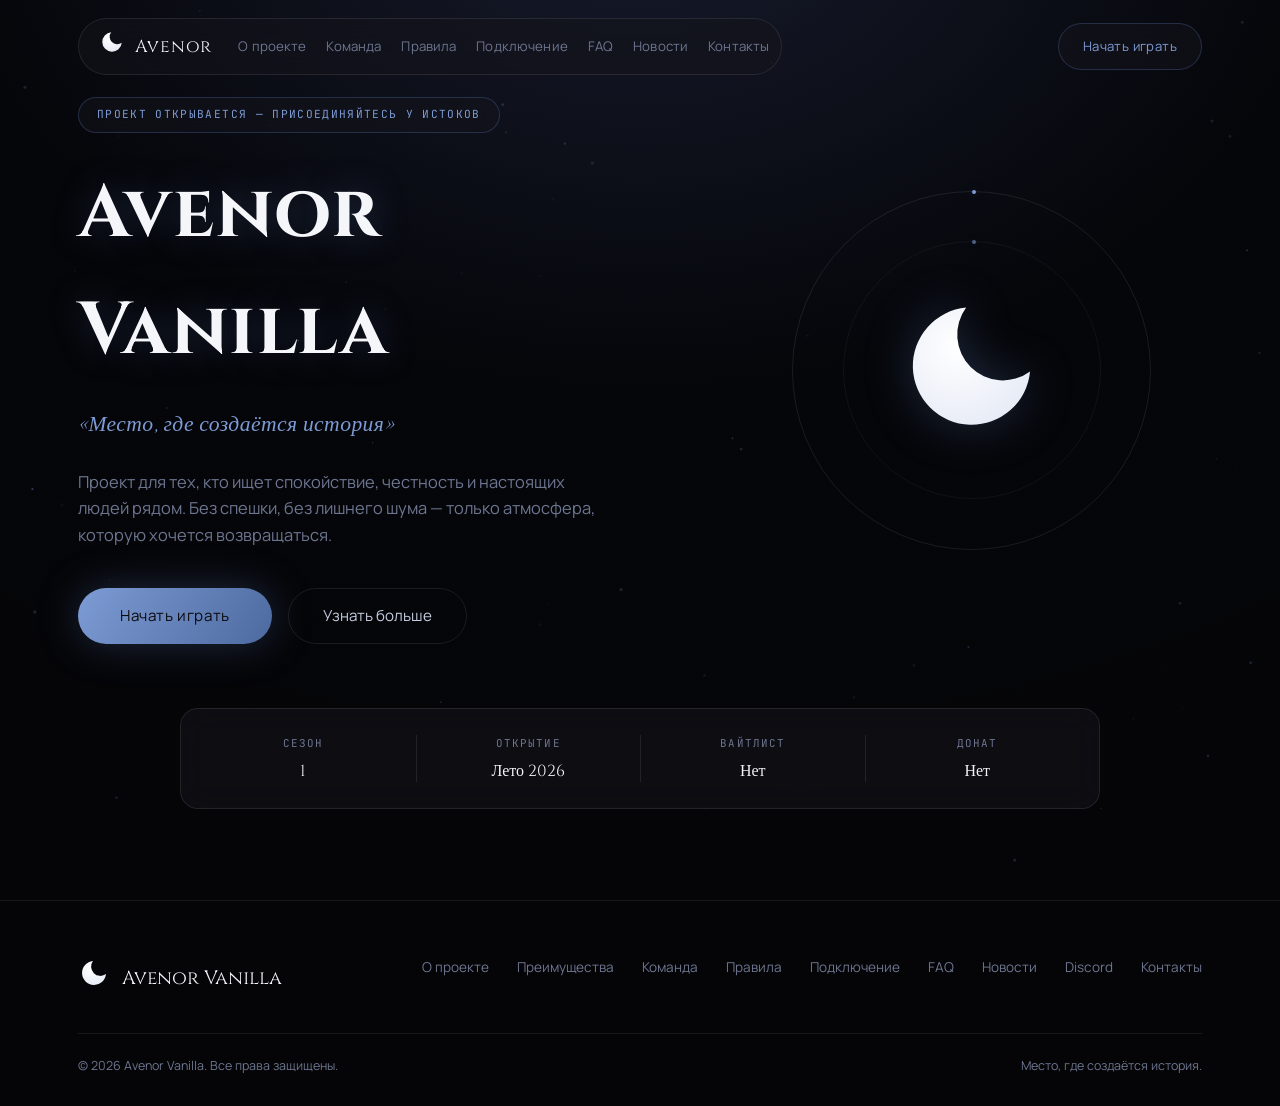
<file: index.html>
<!DOCTYPE html>
<html lang="ru">
<head>
<meta charset="UTF-8">
<meta name="viewport" content="width=device-width, initial-scale=1.0">
<title>Avenor Vanilla — Место, где создаётся история</title>
<meta name="description" content="Avenor Vanilla — тёплый, честный и стабильный игровой проект для тех, кто ценит спокойную атмосферу и настоящее сообщество.">
<link rel="canonical" href="https://jaroslavmazura10-web.github.io/avenor-vanilla/index.html">

<!-- Open Graph / превью при отправке ссылки в Discord, соцсети, мессенджеры -->
<meta property="og:type" content="website">
<meta property="og:site_name" content="Avenor Vanilla">
<meta property="og:title" content="Avenor Vanilla — Место, где создаётся история">
<meta property="og:description" content="Avenor Vanilla — тёплый, честный и стабильный игровой проект для тех, кто ценит спокойную атмосферу и настоящее сообщество.">
<meta property="og:image" content="https://jaroslavmazura10-web.github.io/avenor-vanilla/assets/images/og-image.png">
<meta property="og:image:width" content="1200">
<meta property="og:image:height" content="630">
<meta property="og:url" content="https://jaroslavmazura10-web.github.io/avenor-vanilla/index.html">
<meta property="og:locale" content="ru_RU">

<!-- Twitter Card (использует те же данные, что и Open Graph) -->
<meta name="twitter:card" content="summary_large_image">
<meta name="twitter:title" content="Avenor Vanilla — Место, где создаётся история">
<meta name="twitter:description" content="Avenor Vanilla — тёплый, честный и стабильный игровой проект для тех, кто ценит спокойную атмосферу и настоящее сообщество.">
<meta name="twitter:image" content="https://jaroslavmazura10-web.github.io/avenor-vanilla/assets/images/og-image.png">

<!-- Шрифты: Cinzel (заголовки), Manrope (текст), JetBrains Mono (лейблы/эйброу) -->
<link rel="preconnect" href="https://fonts.googleapis.com">
<link rel="preconnect" href="https://fonts.gstatic.com" crossorigin>
<link href="https://fonts.googleapis.com/css2?family=Cinzel:wght@500;600;700&family=Manrope:wght@400;500;600;700&family=JetBrains+Mono:wght@400;500&display=swap" rel="stylesheet">

<link rel="stylesheet" href="style.css">

<!-- Favicon: SVG для современных браузеров + PNG-запасные варианты -->
<link rel="icon" href="assets/icons/emblem.svg" type="image/svg+xml">
<link rel="icon" href="assets/icons/favicon-32.png" type="image/png" sizes="32x32">
<link rel="apple-touch-icon" href="assets/icons/apple-touch-icon.png">
</head>
<body>

  <!-- Анимированный фон с частицами (рисуется в script.js) -->
  <canvas id="particles-canvas"></canvas>
  <!-- ================= НАВИГАЦИЯ ================= -->
  <header class="navbar" id="navbar">
    <div class="container nav-inner">

      <div class="nav-pill glass">
        <a href="index.html" class="logo">
          <span class="emblem-slot"></span>
          <span class="logo-text">Avenor</span>
        </a>

        <nav class="nav-links" id="navLinks">
          <a href="about.html">О проекте</a>
          <a href="team.html">Команда</a>
          <a href="rules.html">Правила</a>
          <a href="connect.html">Подключение</a>
          <a href="faq.html">FAQ</a>
          <a href="news.html">Новости</a>
          <a href="contacts.html">Контакты</a>
        </nav>
      </div>

      <div class="nav-side">
        <a href="https://discord.gg/6YBYCDbmkH" class="nav-cta" target="_blank" rel="noopener noreferrer">Начать играть</a>
        <a href="https://discord.gg/6YBYCDbmkH" class="nav-cta-icon" target="_blank" rel="noopener noreferrer" aria-label="Discord Avenor Vanilla">
          <svg viewBox="0 0 24 24" fill="none" stroke="currentColor" stroke-width="1.6"><path d="M21 11.5a8.5 8.5 0 0 1-12.4 7.6L3 20l1-5.4A8.5 8.5 0 1 1 21 11.5Z"/></svg>
        </a>
      </div>

    </div>
  </header>

  <!-- ================= ГЛАВНЫЙ ЭКРАН ================= -->
  <section class="hero" id="home">
    <div class="container hero-grid">

      <div class="hero-content">
        <span class="launch-badge">Проект открывается — присоединяйтесь у истоков</span>

        <h1>Avenor Vanilla</h1>
        <p class="slogan">«Место, где создаётся история»</p>

        <p class="desc">
          Проект для тех, кто ищет спокойствие, честность и настоящих людей рядом.
          Без спешки, без лишнего шума — только атмосфера, которую хочется возвращаться.
        </p>

        <div class="hero-actions">
          <a href="https://discord.gg/6YBYCDbmkH" class="btn-primary" target="_blank" rel="noopener noreferrer">Начать играть</a>
          <a href="about.html" class="btn-ghost">Узнать больше</a>
        </div>
      </div>

      <div class="hero-visual">
        <div class="orbit-ring"></div>
        <div class="orbit-ring orbit-ring--inner"></div>
        <div class="hero-emblem emblem-slot"></div>
      </div>

    </div>

    <!-- Честная сводка о проекте вместо придуманных цифр "онлайна" -->
    <div class="hero-facts glass">
      <div class="fact">
        <span class="fact-label">Сезон</span>
        <span class="fact-value">1</span>
      </div>
      <div class="fact">
        <span class="fact-label">Открытие</span>
        <span class="fact-value">Лето 2026</span>
      </div>
      <div class="fact">
        <span class="fact-label">Вайтлист</span>
        <span class="fact-value">Нет</span>
      </div>
      <div class="fact">
        <span class="fact-label">Донат</span>
        <span class="fact-value">Нет</span>
      </div>
    </div>
  </section>

  <!-- ================= ПОДВАЛ ================= -->
  <footer>
    <div class="container">
      <div class="footer-top">
        <div class="footer-logo">
          <span class="emblem-slot"></span>
          Avenor Vanilla
        </div>
        <nav class="footer-nav">
          <a href="about.html">О проекте</a>
          <a href="about.html#advantages">Преимущества</a>
          <a href="team.html">Команда</a>
          <a href="rules.html">Правила</a>
          <a href="connect.html">Подключение</a>
          <a href="faq.html">FAQ</a>
          <a href="news.html">Новости</a>
          <a href="contacts.html#discord">Discord</a>
          <a href="contacts.html">Контакты</a>
        </nav>
      </div>
      <div class="footer-bottom">
        <span>© 2026 Avenor Vanilla. Все права защищены.</span>
        <span>Место, где создаётся история.</span>
      </div>
    </div>
  </footer>

  <script src="script.js"></script>
</body>
</html>
</file>
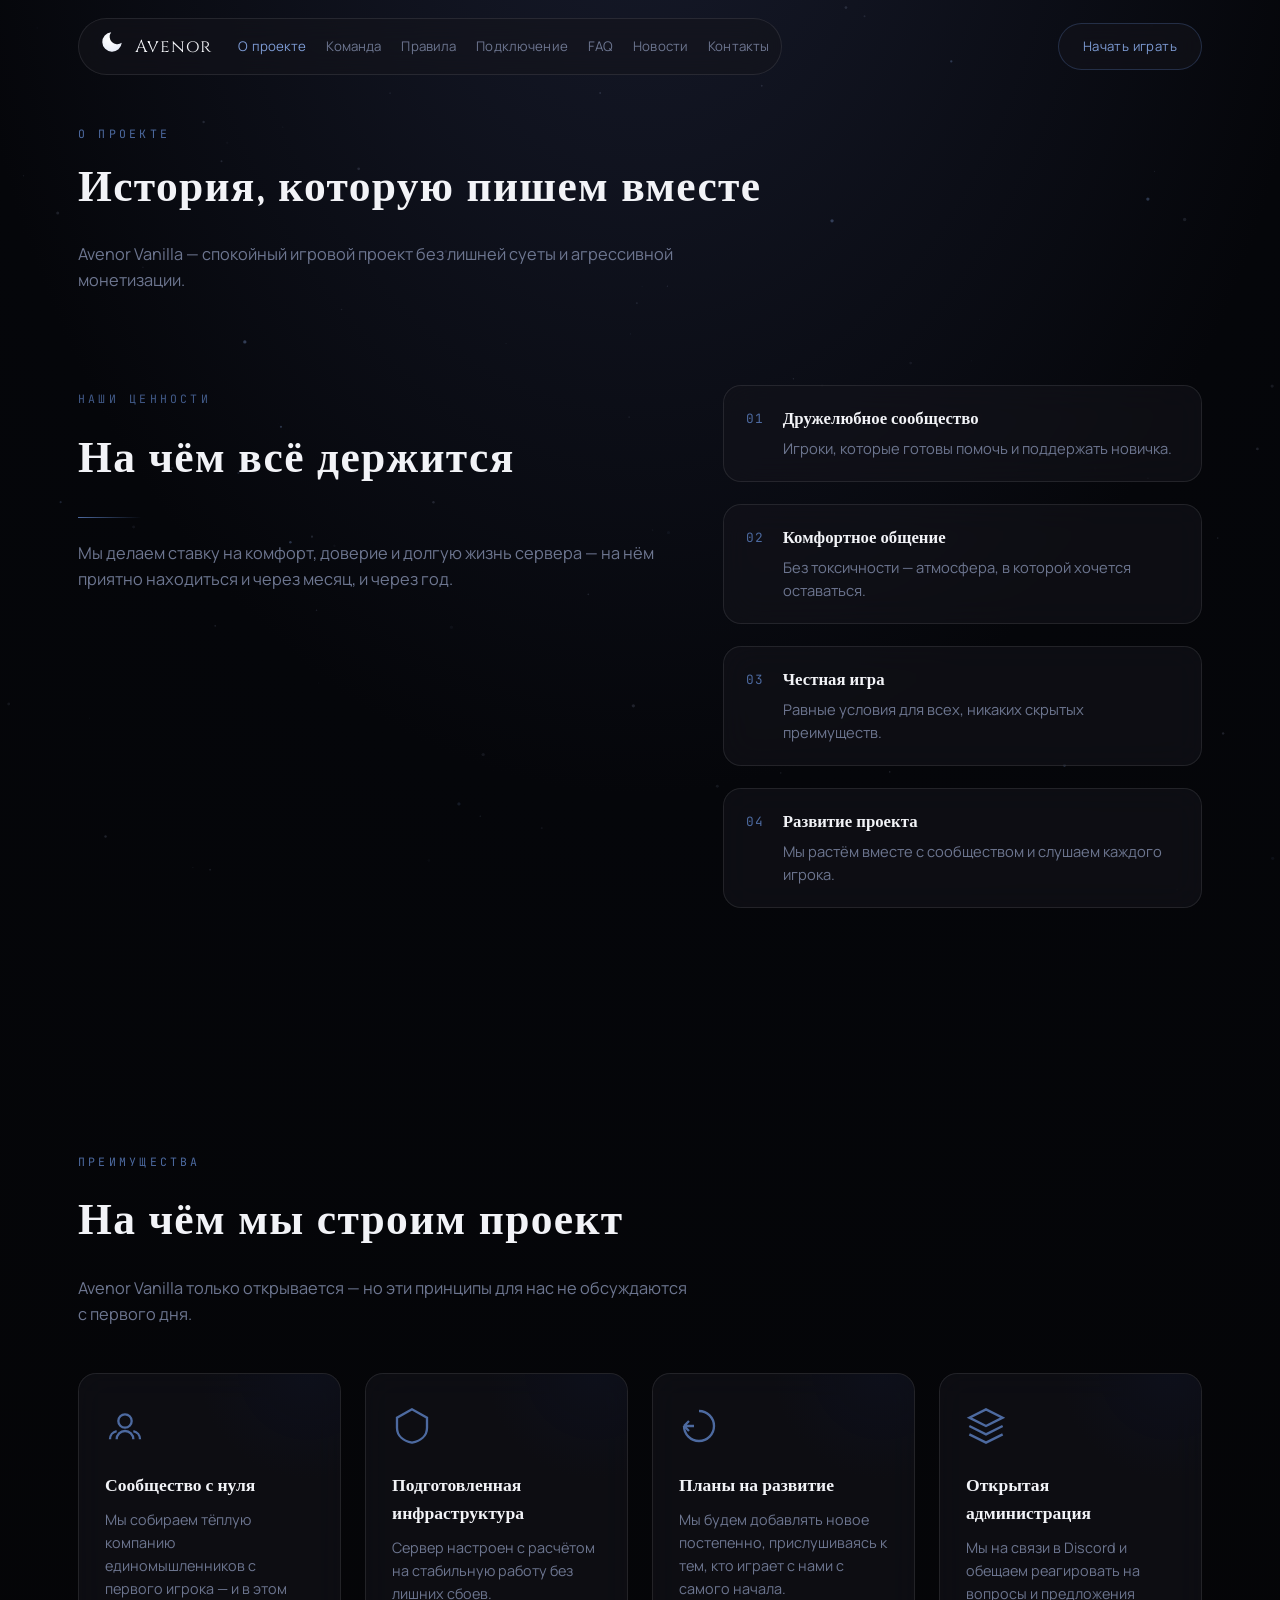
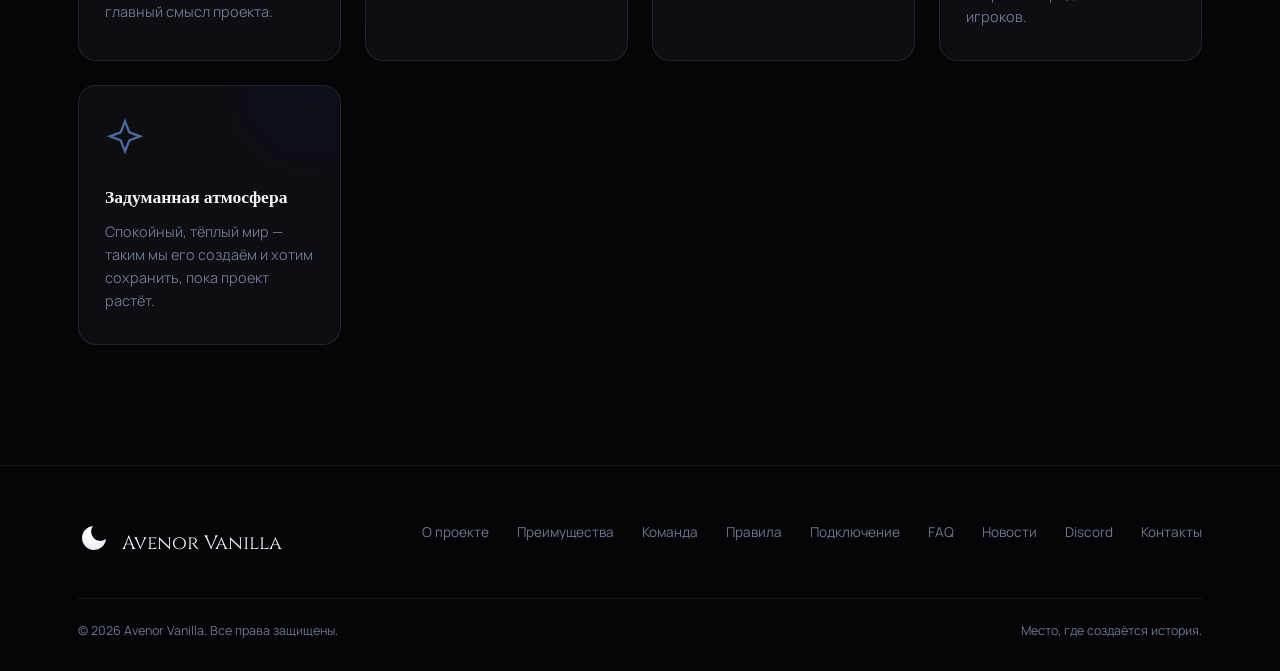
<file: about.html>
<!DOCTYPE html>
<html lang="ru">
<head>
<meta charset="UTF-8">
<meta name="viewport" content="width=device-width, initial-scale=1.0">
<title>О проекте — Avenor Vanilla</title>
<meta name="description" content="Ценности и преимущества Avenor Vanilla — спокойного ванильного игрового проекта, который только открывается.">
<link rel="canonical" href="https://jaroslavmazura10-web.github.io/avenor-vanilla/about.html">

<!-- Open Graph / превью при отправке ссылки в Discord, соцсети, мессенджеры -->
<meta property="og:type" content="website">
<meta property="og:site_name" content="Avenor Vanilla">
<meta property="og:title" content="О проекте — Avenor Vanilla">
<meta property="og:description" content="Ценности и преимущества Avenor Vanilla — спокойного ванильного игрового проекта, который только открывается.">
<meta property="og:image" content="https://jaroslavmazura10-web.github.io/avenor-vanilla/assets/images/og-image.png">
<meta property="og:image:width" content="1200">
<meta property="og:image:height" content="630">
<meta property="og:url" content="https://jaroslavmazura10-web.github.io/avenor-vanilla/about.html">
<meta property="og:locale" content="ru_RU">

<!-- Twitter Card (использует те же данные, что и Open Graph) -->
<meta name="twitter:card" content="summary_large_image">
<meta name="twitter:title" content="О проекте — Avenor Vanilla">
<meta name="twitter:description" content="Ценности и преимущества Avenor Vanilla — спокойного ванильного игрового проекта, который только открывается.">
<meta name="twitter:image" content="https://jaroslavmazura10-web.github.io/avenor-vanilla/assets/images/og-image.png">

<!-- Шрифты: Cinzel (заголовки), Manrope (текст), JetBrains Mono (лейблы/эйброу) -->
<link rel="preconnect" href="https://fonts.googleapis.com">
<link rel="preconnect" href="https://fonts.gstatic.com" crossorigin>
<link href="https://fonts.googleapis.com/css2?family=Cinzel:wght@500;600;700&family=Manrope:wght@400;500;600;700&family=JetBrains+Mono:wght@400;500&display=swap" rel="stylesheet">

<link rel="stylesheet" href="style.css">

<!-- Favicon: SVG для современных браузеров + PNG-запасные варианты -->
<link rel="icon" href="assets/icons/emblem.svg" type="image/svg+xml">
<link rel="icon" href="assets/icons/favicon-32.png" type="image/png" sizes="32x32">
<link rel="apple-touch-icon" href="assets/icons/apple-touch-icon.png">
</head>
<body>

  <!-- Анимированный фон с частицами (рисуется в script.js) -->
  <canvas id="particles-canvas"></canvas>
  <!-- ================= НАВИГАЦИЯ ================= -->
  <header class="navbar" id="navbar">
    <div class="container nav-inner">

      <div class="nav-pill glass">
        <a href="index.html" class="logo">
          <span class="emblem-slot"></span>
          <span class="logo-text">Avenor</span>
        </a>

        <nav class="nav-links" id="navLinks">
          <a href="about.html" class="is-active">О проекте</a>
          <a href="team.html">Команда</a>
          <a href="rules.html">Правила</a>
          <a href="connect.html">Подключение</a>
          <a href="faq.html">FAQ</a>
          <a href="news.html">Новости</a>
          <a href="contacts.html">Контакты</a>
        </nav>
      </div>

      <div class="nav-side">
        <a href="https://discord.gg/6YBYCDbmkH" class="nav-cta" target="_blank" rel="noopener noreferrer">Начать играть</a>
        <a href="https://discord.gg/6YBYCDbmkH" class="nav-cta-icon" target="_blank" rel="noopener noreferrer" aria-label="Discord Avenor Vanilla">
          <svg viewBox="0 0 24 24" fill="none" stroke="currentColor" stroke-width="1.6"><path d="M21 11.5a8.5 8.5 0 0 1-12.4 7.6L3 20l1-5.4A8.5 8.5 0 1 1 21 11.5Z"/></svg>
        </a>
      </div>

    </div>
  </header>

  <!-- ================= ЗАГОЛОВОК СТРАНИЦЫ ================= -->
  <section class="section page-hero-sm" id="page-top">
    <div class="container">
      <span class="eyebrow reveal">О проекте</span>
      <h1 class="section-title reveal">История, которую пишем вместе</h1>
      <p class="section-lead reveal">Avenor Vanilla — спокойный игровой проект без лишней суеты и агрессивной монетизации.</p>
    </div>
  </section>

  <!-- ================= О ПРОЕКТЕ ================= -->
  <section class="section" id="about" style="padding-top:0;">
    <div class="container">
      <div class="about-grid">

        <div class="reveal">
          <span class="eyebrow">Наши ценности</span>
          <h2 class="section-title">На чём всё держится</h2>
          <div class="divider"></div>
          <p class="section-lead" style="margin-top:22px;">
            Мы делаем ставку на комфорт, доверие и долгую жизнь сервера — на нём приятно находиться
            и через месяц, и через год.
          </p>
        </div>

        <div class="values-list reveal">
          <div class="value-item glass">
            <span class="value-mark">01</span>
            <div><h3>Дружелюбное сообщество</h3><p>Игроки, которые готовы помочь и поддержать новичка.</p></div>
          </div>
          <div class="value-item glass">
            <span class="value-mark">02</span>
            <div><h3>Комфортное общение</h3><p>Без токсичности — атмосфера, в которой хочется оставаться.</p></div>
          </div>
          <div class="value-item glass">
            <span class="value-mark">03</span>
            <div><h3>Честная игра</h3><p>Равные условия для всех, никаких скрытых преимуществ.</p></div>
          </div>
          <div class="value-item glass">
            <span class="value-mark">04</span>
            <div><h3>Развитие проекта</h3><p>Мы растём вместе с сообществом и слушаем каждого игрока.</p></div>
          </div>
        </div>

      </div>
    </div>
  </section>

  <!-- ================= ПРЕИМУЩЕСТВА ================= -->
  <section class="section" id="advantages">
    <div class="container">
      <span class="eyebrow reveal">Преимущества</span>
      <h2 class="section-title reveal">На чём мы строим проект</h2>
      <p class="section-lead reveal">Avenor Vanilla только открывается — но эти принципы для нас не обсуждаются с первого дня.</p>

      <div class="cards-grid">
        <div class="card glass reveal">
          <svg class="icon" viewBox="0 0 24 24" fill="none" stroke="currentColor" stroke-width="1.4"><path d="M17 20a5 5 0 0 0-10 0"/><circle cx="12" cy="9" r="4"/><path d="M21 20a5 5 0 0 0-4-4.9M3 20a5 5 0 0 1 4-4.9"/></svg>
          <h3>Сообщество с нуля</h3>
          <p>Мы собираем тёплую компанию единомышленников с первого игрока — и в этом главный смысл проекта.</p>
        </div>
        <div class="card glass reveal">
          <svg class="icon" viewBox="0 0 24 24" fill="none" stroke="currentColor" stroke-width="1.4"><path d="M12 2 3 7v6c0 5 4 8 9 9 5-1 9-4 9-9V7z"/></svg>
          <h3>Подготовленная инфраструктура</h3>
          <p>Сервер настроен с расчётом на стабильную работу без лишних сбоев.</p>
        </div>
        <div class="card glass reveal">
          <svg class="icon" viewBox="0 0 24 24" fill="none" stroke="currentColor" stroke-width="1.4"><path d="M3 12a9 9 0 1 0 9-9"/><path d="M3 12h6M3 12l3-3M3 12l3 3"/></svg>
          <h3>Планы на развитие</h3>
          <p>Мы будем добавлять новое постепенно, прислушиваясь к тем, кто играет с нами с самого начала.</p>
        </div>
        <div class="card glass reveal">
          <svg class="icon" viewBox="0 0 24 24" fill="none" stroke="currentColor" stroke-width="1.4"><path d="M12 2 2 7l10 5 10-5-10-5Z"/><path d="M2 17l10 5 10-5M2 12l10 5 10-5"/></svg>
          <h3>Открытая администрация</h3>
          <p>Мы на связи в Discord и обещаем реагировать на вопросы и предложения игроков.</p>
        </div>
        <div class="card glass reveal">
          <svg class="icon" viewBox="0 0 24 24" fill="none" stroke="currentColor" stroke-width="1.4"><path d="m12 2 2.6 6.6L21 11l-6.4 2.4L12 20l-2.6-6.6L3 11l6.4-2.4Z"/></svg>
          <h3>Задуманная атмосфера</h3>
          <p>Спокойный, тёплый мир — таким мы его создаём и хотим сохранить, пока проект растёт.</p>
        </div>
      </div>
    </div>
  </section>

  <!-- ================= ПОДВАЛ ================= -->
  <footer>
    <div class="container">
      <div class="footer-top">
        <div class="footer-logo">
          <span class="emblem-slot"></span>
          Avenor Vanilla
        </div>
        <nav class="footer-nav">
          <a href="about.html">О проекте</a>
          <a href="about.html#advantages">Преимущества</a>
          <a href="team.html">Команда</a>
          <a href="rules.html">Правила</a>
          <a href="connect.html">Подключение</a>
          <a href="faq.html">FAQ</a>
          <a href="news.html">Новости</a>
          <a href="contacts.html#discord">Discord</a>
          <a href="contacts.html">Контакты</a>
        </nav>
      </div>
      <div class="footer-bottom">
        <span>© 2026 Avenor Vanilla. Все права защищены.</span>
        <span>Место, где создаётся история.</span>
      </div>
    </div>
  </footer>

  <script src="script.js"></script>
</body>
</html>
</file>
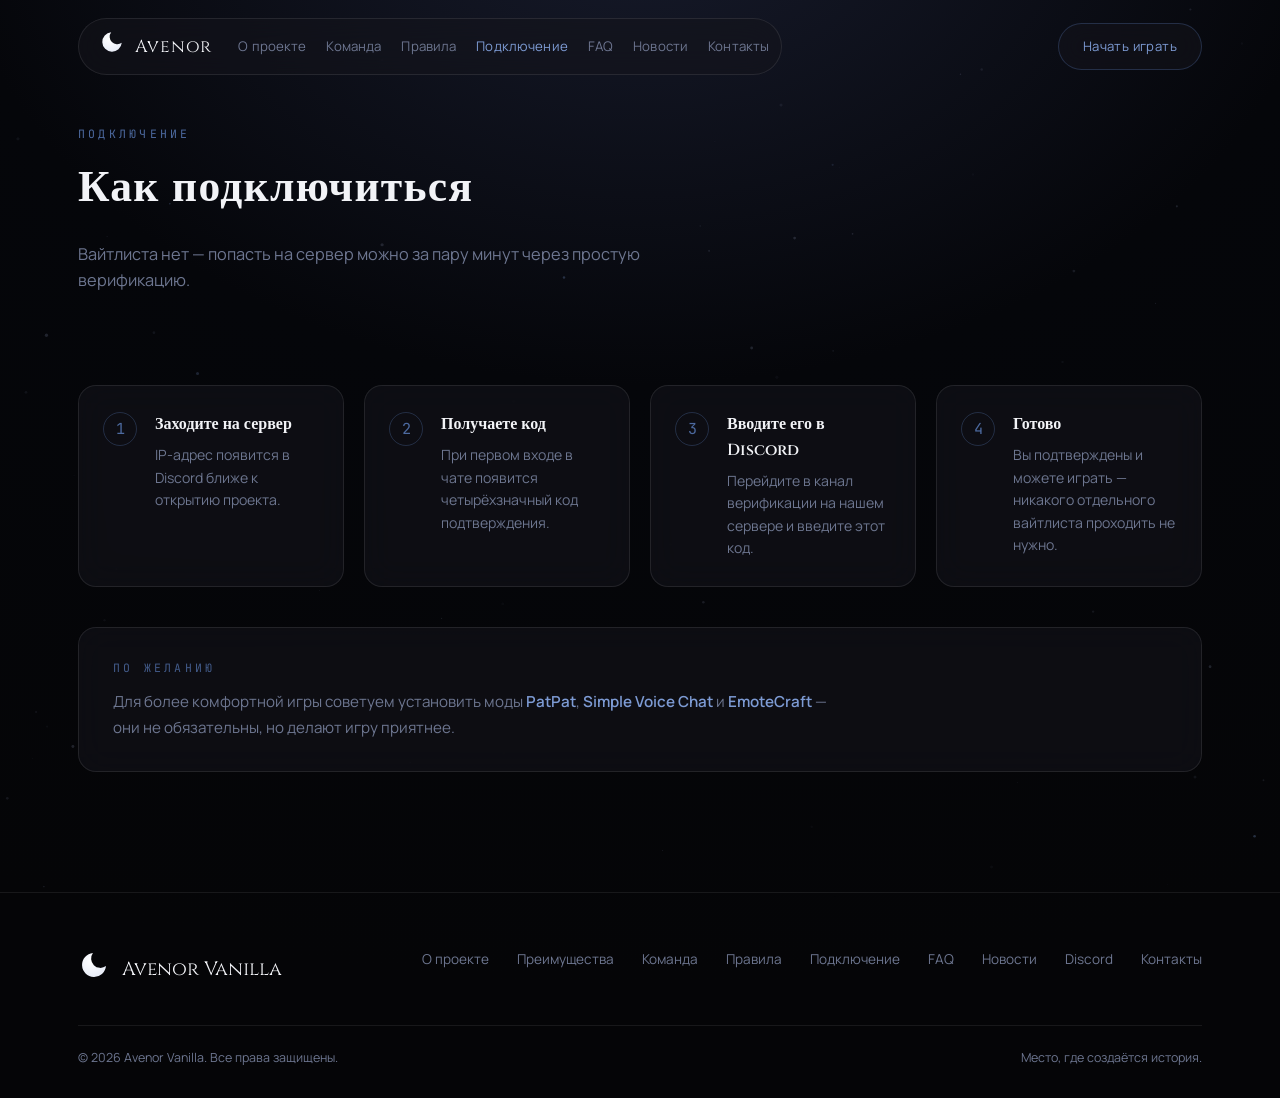
<file: connect.html>
<!DOCTYPE html>
<html lang="ru">
<head>
<meta charset="UTF-8">
<meta name="viewport" content="width=device-width, initial-scale=1.0">
<title>Как подключиться — Avenor Vanilla</title>
<meta name="description" content="Пошаговая инструкция подключения к серверу Avenor Vanilla без вайтлиста, плюс рекомендованные моды.">
<link rel="canonical" href="https://jaroslavmazura10-web.github.io/avenor-vanilla/connect.html">

<!-- Open Graph / превью при отправке ссылки в Discord, соцсети, мессенджеры -->
<meta property="og:type" content="website">
<meta property="og:site_name" content="Avenor Vanilla">
<meta property="og:title" content="Как подключиться — Avenor Vanilla">
<meta property="og:description" content="Пошаговая инструкция подключения к серверу Avenor Vanilla без вайтлиста, плюс рекомендованные моды.">
<meta property="og:image" content="https://jaroslavmazura10-web.github.io/avenor-vanilla/assets/images/og-image.png">
<meta property="og:image:width" content="1200">
<meta property="og:image:height" content="630">
<meta property="og:url" content="https://jaroslavmazura10-web.github.io/avenor-vanilla/connect.html">
<meta property="og:locale" content="ru_RU">

<!-- Twitter Card (использует те же данные, что и Open Graph) -->
<meta name="twitter:card" content="summary_large_image">
<meta name="twitter:title" content="Как подключиться — Avenor Vanilla">
<meta name="twitter:description" content="Пошаговая инструкция подключения к серверу Avenor Vanilla без вайтлиста, плюс рекомендованные моды.">
<meta name="twitter:image" content="https://jaroslavmazura10-web.github.io/avenor-vanilla/assets/images/og-image.png">

<!-- Шрифты: Cinzel (заголовки), Manrope (текст), JetBrains Mono (лейблы/эйброу) -->
<link rel="preconnect" href="https://fonts.googleapis.com">
<link rel="preconnect" href="https://fonts.gstatic.com" crossorigin>
<link href="https://fonts.googleapis.com/css2?family=Cinzel:wght@500;600;700&family=Manrope:wght@400;500;600;700&family=JetBrains+Mono:wght@400;500&display=swap" rel="stylesheet">

<link rel="stylesheet" href="style.css">

<!-- Favicon: SVG для современных браузеров + PNG-запасные варианты -->
<link rel="icon" href="assets/icons/emblem.svg" type="image/svg+xml">
<link rel="icon" href="assets/icons/favicon-32.png" type="image/png" sizes="32x32">
<link rel="apple-touch-icon" href="assets/icons/apple-touch-icon.png">
</head>
<body>

  <!-- Анимированный фон с частицами (рисуется в script.js) -->
  <canvas id="particles-canvas"></canvas>
  <!-- ================= НАВИГАЦИЯ ================= -->
  <header class="navbar" id="navbar">
    <div class="container nav-inner">

      <div class="nav-pill glass">
        <a href="index.html" class="logo">
          <span class="emblem-slot"></span>
          <span class="logo-text">Avenor</span>
        </a>

        <nav class="nav-links" id="navLinks">
          <a href="about.html">О проекте</a>
          <a href="team.html">Команда</a>
          <a href="rules.html">Правила</a>
          <a href="connect.html" class="is-active">Подключение</a>
          <a href="faq.html">FAQ</a>
          <a href="news.html">Новости</a>
          <a href="contacts.html">Контакты</a>
        </nav>
      </div>

      <div class="nav-side">
        <a href="https://discord.gg/6YBYCDbmkH" class="nav-cta" target="_blank" rel="noopener noreferrer">Начать играть</a>
        <a href="https://discord.gg/6YBYCDbmkH" class="nav-cta-icon" target="_blank" rel="noopener noreferrer" aria-label="Discord Avenor Vanilla">
          <svg viewBox="0 0 24 24" fill="none" stroke="currentColor" stroke-width="1.6"><path d="M21 11.5a8.5 8.5 0 0 1-12.4 7.6L3 20l1-5.4A8.5 8.5 0 1 1 21 11.5Z"/></svg>
        </a>
      </div>

    </div>
  </header>

  <section class="section page-hero-sm" id="page-top">
    <div class="container">
      <span class="eyebrow reveal">Подключение</span>
      <h1 class="section-title reveal">Как подключиться</h1>
      <p class="section-lead reveal">Вайтлиста нет — попасть на сервер можно за пару минут через простую верификацию.</p>
    </div>
  </section>

  <section class="section" id="connect" style="padding-top:0;">
    <div class="container">
      <div class="rules-grid">
        <div class="rule-item glass reveal">
          <span class="rule-num">1</span>
          <div><h4>Заходите на сервер</h4><p>IP-адрес появится в Discord ближе к открытию проекта.</p></div>
        </div>
        <div class="rule-item glass reveal">
          <span class="rule-num">2</span>
          <div><h4>Получаете код</h4><p>При первом входе в чате появится четырёхзначный код подтверждения.</p></div>
        </div>
        <div class="rule-item glass reveal">
          <span class="rule-num">3</span>
          <div><h4>Вводите его в Discord</h4><p>Перейдите в канал верификации на нашем сервере и введите этот код.</p></div>
        </div>
        <div class="rule-item glass reveal">
          <span class="rule-num">4</span>
          <div><h4>Готово</h4><p>Вы подтверждены и можете играть — никакого отдельного вайтлиста проходить не нужно.</p></div>
        </div>
      </div>

      <div class="mods-note glass reveal">
        <span class="eyebrow">По желанию</span>
        <p>Для более комфортной игры советуем установить моды <strong>PatPat</strong>, <strong>Simple Voice Chat</strong> и <strong>EmoteCraft</strong> — они не обязательны, но делают игру приятнее.</p>
      </div>
    </div>
  </section>

  <!-- ================= ПОДВАЛ ================= -->
  <footer>
    <div class="container">
      <div class="footer-top">
        <div class="footer-logo">
          <span class="emblem-slot"></span>
          Avenor Vanilla
        </div>
        <nav class="footer-nav">
          <a href="about.html">О проекте</a>
          <a href="about.html#advantages">Преимущества</a>
          <a href="team.html">Команда</a>
          <a href="rules.html">Правила</a>
          <a href="connect.html">Подключение</a>
          <a href="faq.html">FAQ</a>
          <a href="news.html">Новости</a>
          <a href="contacts.html#discord">Discord</a>
          <a href="contacts.html">Контакты</a>
        </nav>
      </div>
      <div class="footer-bottom">
        <span>© 2026 Avenor Vanilla. Все права защищены.</span>
        <span>Место, где создаётся история.</span>
      </div>
    </div>
  </footer>

  <script src="script.js"></script>
</body>
</html>
</file>
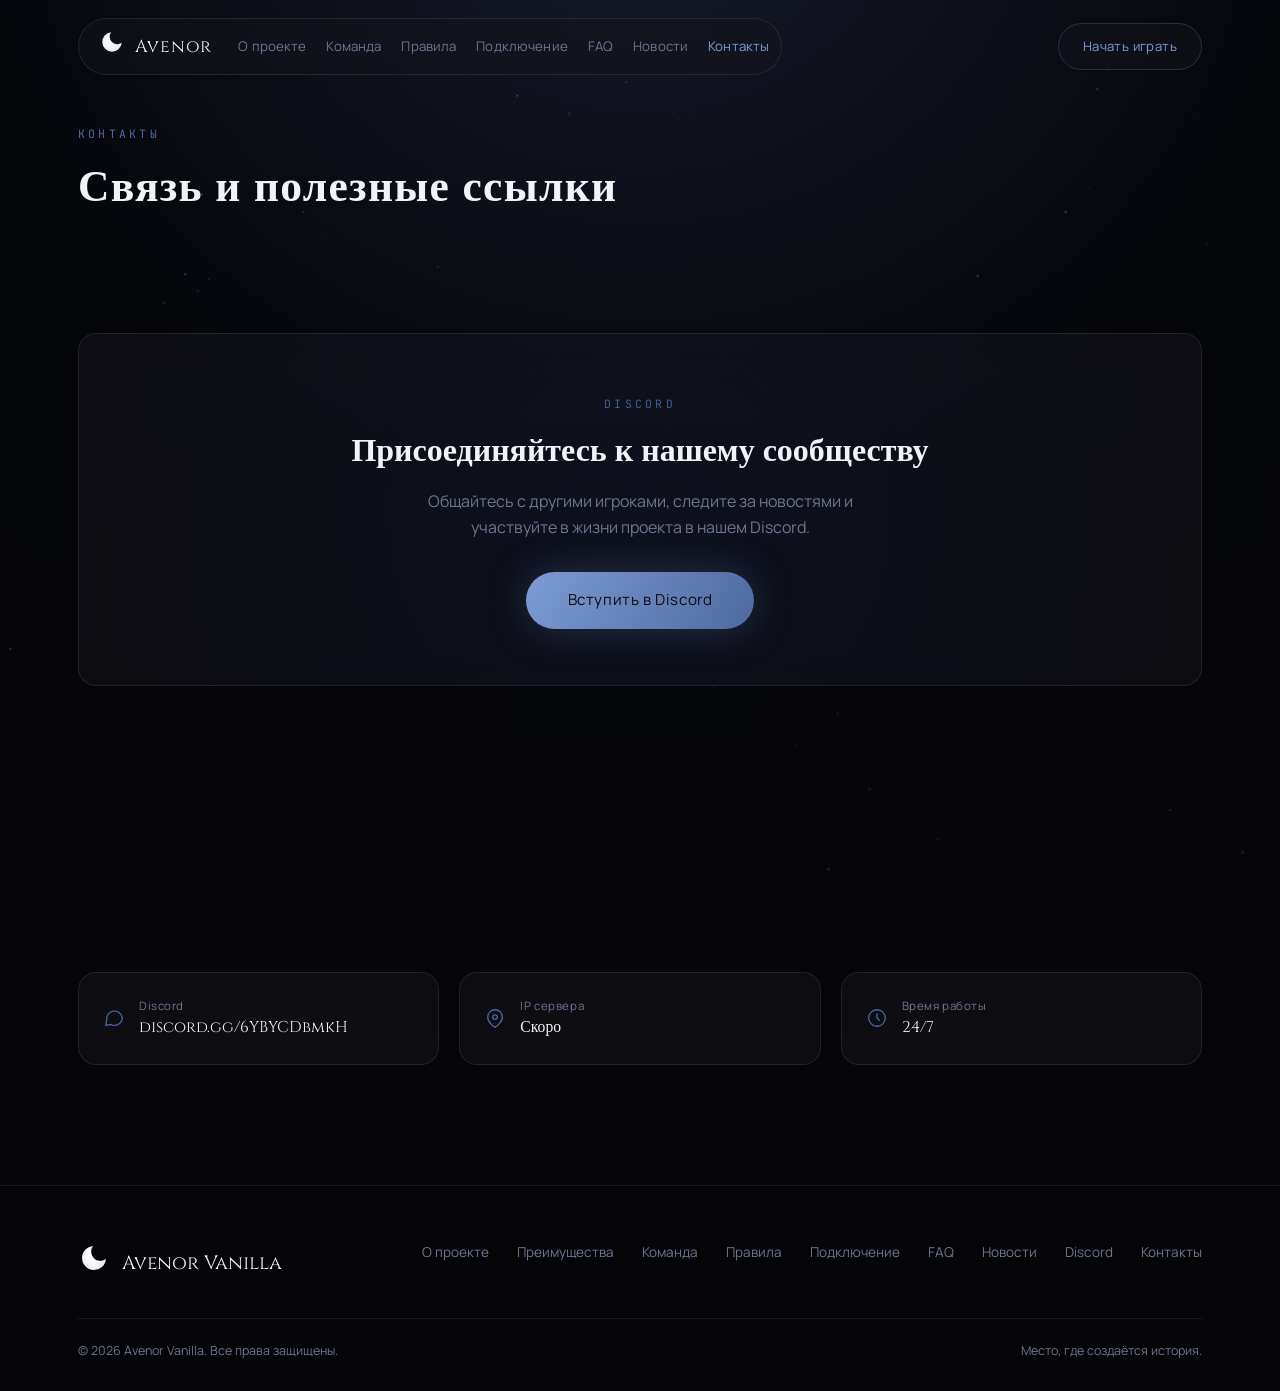
<file: contacts.html>
<!DOCTYPE html>
<html lang="ru">
<head>
<meta charset="UTF-8">
<meta name="viewport" content="width=device-width, initial-scale=1.0">
<title>Контакты и Discord — Avenor Vanilla</title>
<meta name="description" content="Присоединяйтесь к Discord-сообществу Avenor Vanilla и найдите полезные контакты проекта.">
<link rel="canonical" href="https://jaroslavmazura10-web.github.io/avenor-vanilla/contacts.html">

<!-- Open Graph / превью при отправке ссылки в Discord, соцсети, мессенджеры -->
<meta property="og:type" content="website">
<meta property="og:site_name" content="Avenor Vanilla">
<meta property="og:title" content="Контакты и Discord — Avenor Vanilla">
<meta property="og:description" content="Присоединяйтесь к Discord-сообществу Avenor Vanilla и найдите полезные контакты проекта.">
<meta property="og:image" content="https://jaroslavmazura10-web.github.io/avenor-vanilla/assets/images/og-image.png">
<meta property="og:image:width" content="1200">
<meta property="og:image:height" content="630">
<meta property="og:url" content="https://jaroslavmazura10-web.github.io/avenor-vanilla/contacts.html">
<meta property="og:locale" content="ru_RU">

<!-- Twitter Card (использует те же данные, что и Open Graph) -->
<meta name="twitter:card" content="summary_large_image">
<meta name="twitter:title" content="Контакты и Discord — Avenor Vanilla">
<meta name="twitter:description" content="Присоединяйтесь к Discord-сообществу Avenor Vanilla и найдите полезные контакты проекта.">
<meta name="twitter:image" content="https://jaroslavmazura10-web.github.io/avenor-vanilla/assets/images/og-image.png">

<!-- Шрифты: Cinzel (заголовки), Manrope (текст), JetBrains Mono (лейблы/эйброу) -->
<link rel="preconnect" href="https://fonts.googleapis.com">
<link rel="preconnect" href="https://fonts.gstatic.com" crossorigin>
<link href="https://fonts.googleapis.com/css2?family=Cinzel:wght@500;600;700&family=Manrope:wght@400;500;600;700&family=JetBrains+Mono:wght@400;500&display=swap" rel="stylesheet">

<link rel="stylesheet" href="style.css">

<!-- Favicon: SVG для современных браузеров + PNG-запасные варианты -->
<link rel="icon" href="assets/icons/emblem.svg" type="image/svg+xml">
<link rel="icon" href="assets/icons/favicon-32.png" type="image/png" sizes="32x32">
<link rel="apple-touch-icon" href="assets/icons/apple-touch-icon.png">
</head>
<body>

  <!-- Анимированный фон с частицами (рисуется в script.js) -->
  <canvas id="particles-canvas"></canvas>
  <!-- ================= НАВИГАЦИЯ ================= -->
  <header class="navbar" id="navbar">
    <div class="container nav-inner">

      <div class="nav-pill glass">
        <a href="index.html" class="logo">
          <span class="emblem-slot"></span>
          <span class="logo-text">Avenor</span>
        </a>

        <nav class="nav-links" id="navLinks">
          <a href="about.html">О проекте</a>
          <a href="team.html">Команда</a>
          <a href="rules.html">Правила</a>
          <a href="connect.html">Подключение</a>
          <a href="faq.html">FAQ</a>
          <a href="news.html">Новости</a>
          <a href="contacts.html" class="is-active">Контакты</a>
        </nav>
      </div>

      <div class="nav-side">
        <a href="https://discord.gg/6YBYCDbmkH" class="nav-cta" target="_blank" rel="noopener noreferrer">Начать играть</a>
        <a href="https://discord.gg/6YBYCDbmkH" class="nav-cta-icon" target="_blank" rel="noopener noreferrer" aria-label="Discord Avenor Vanilla">
          <svg viewBox="0 0 24 24" fill="none" stroke="currentColor" stroke-width="1.6"><path d="M21 11.5a8.5 8.5 0 0 1-12.4 7.6L3 20l1-5.4A8.5 8.5 0 1 1 21 11.5Z"/></svg>
        </a>
      </div>

    </div>
  </header>

  <section class="section page-hero-sm" id="page-top">
    <div class="container">
      <span class="eyebrow reveal">Контакты</span>
      <h1 class="section-title reveal">Связь и полезные ссылки</h1>
    </div>
  </section>

  <section class="section" id="discord" style="padding-top:0;">
    <div class="container">
      <div class="discord-panel glass reveal">
        <span class="eyebrow">Discord</span>
        <h3>Присоединяйтесь к нашему сообществу</h3>
        <p>Общайтесь с другими игроками, следите за новостями и участвуйте в жизни проекта в нашем Discord.</p>
        <a href="https://discord.gg/6YBYCDbmkH" class="btn-primary" target="_blank" rel="noopener noreferrer">Вступить в Discord</a>
      </div>
    </div>
  </section>

  <section class="section" id="contacts">
    <div class="container">
      <div class="contacts-grid">
        <div class="contact-item glass reveal">
          <svg class="icon" viewBox="0 0 24 24" fill="none" stroke="currentColor" stroke-width="1.4"><path d="M21 11.5a8.5 8.5 0 0 1-12.4 7.6L3 20l1-5.4A8.5 8.5 0 1 1 21 11.5Z"/></svg>
          <div><div class="label">Discord</div><div class="value"><a href="https://discord.gg/6YBYCDbmkH" target="_blank" rel="noopener noreferrer">discord.gg/6YBYCDbmkH</a></div></div>
        </div>
        <div class="contact-item glass reveal">
          <svg class="icon" viewBox="0 0 24 24" fill="none" stroke="currentColor" stroke-width="1.4"><path d="M12 22s8-4.5 8-11a8 8 0 1 0-16 0c0 6.5 8 11 8 11Z"/><circle cx="12" cy="11" r="2.5"/></svg>
          <div><div class="label">IP сервера</div><div class="value">Скоро</div></div>
        </div>
        <div class="contact-item glass reveal">
          <svg class="icon" viewBox="0 0 24 24" fill="none" stroke="currentColor" stroke-width="1.4"><circle cx="12" cy="12" r="9"/><path d="M12 7v5l3 3"/></svg>
          <div><div class="label">Время работы</div><div class="value">24/7</div></div>
        </div>
      </div>
    </div>
  </section>

  <!-- ================= ПОДВАЛ ================= -->
  <footer>
    <div class="container">
      <div class="footer-top">
        <div class="footer-logo">
          <span class="emblem-slot"></span>
          Avenor Vanilla
        </div>
        <nav class="footer-nav">
          <a href="about.html">О проекте</a>
          <a href="about.html#advantages">Преимущества</a>
          <a href="team.html">Команда</a>
          <a href="rules.html">Правила</a>
          <a href="connect.html">Подключение</a>
          <a href="faq.html">FAQ</a>
          <a href="news.html">Новости</a>
          <a href="contacts.html#discord">Discord</a>
          <a href="contacts.html">Контакты</a>
        </nav>
      </div>
      <div class="footer-bottom">
        <span>© 2026 Avenor Vanilla. Все права защищены.</span>
        <span>Место, где создаётся история.</span>
      </div>
    </div>
  </footer>

  <script src="script.js"></script>
</body>
</html>
</file>
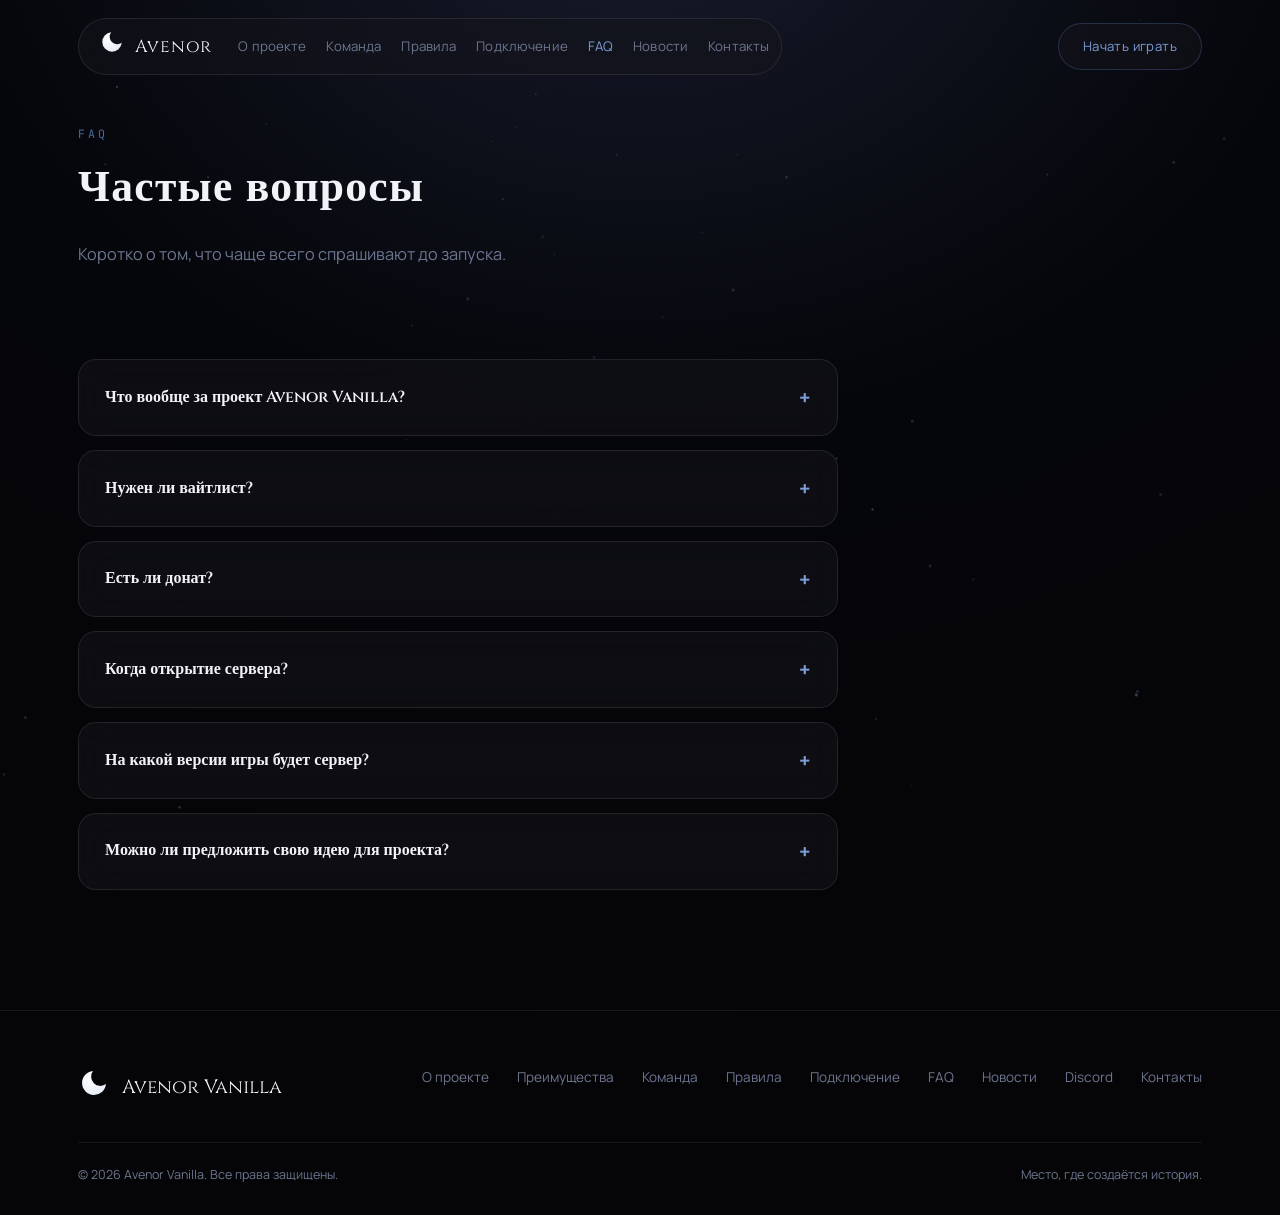
<file: faq.html>
<!DOCTYPE html>
<html lang="ru">
<head>
<meta charset="UTF-8">
<meta name="viewport" content="width=device-width, initial-scale=1.0">
<title>FAQ — Avenor Vanilla</title>
<meta name="description" content="Частые вопросы об Avenor Vanilla: донат, вайтлист, дата открытия и версия сервера.">
<link rel="canonical" href="https://jaroslavmazura10-web.github.io/avenor-vanilla/faq.html">

<!-- Open Graph / превью при отправке ссылки в Discord, соцсети, мессенджеры -->
<meta property="og:type" content="website">
<meta property="og:site_name" content="Avenor Vanilla">
<meta property="og:title" content="FAQ — Avenor Vanilla">
<meta property="og:description" content="Частые вопросы об Avenor Vanilla: донат, вайтлист, дата открытия и версия сервера.">
<meta property="og:image" content="https://jaroslavmazura10-web.github.io/avenor-vanilla/assets/images/og-image.png">
<meta property="og:image:width" content="1200">
<meta property="og:image:height" content="630">
<meta property="og:url" content="https://jaroslavmazura10-web.github.io/avenor-vanilla/faq.html">
<meta property="og:locale" content="ru_RU">

<!-- Twitter Card (использует те же данные, что и Open Graph) -->
<meta name="twitter:card" content="summary_large_image">
<meta name="twitter:title" content="FAQ — Avenor Vanilla">
<meta name="twitter:description" content="Частые вопросы об Avenor Vanilla: донат, вайтлист, дата открытия и версия сервера.">
<meta name="twitter:image" content="https://jaroslavmazura10-web.github.io/avenor-vanilla/assets/images/og-image.png">

<!-- Шрифты: Cinzel (заголовки), Manrope (текст), JetBrains Mono (лейблы/эйброу) -->
<link rel="preconnect" href="https://fonts.googleapis.com">
<link rel="preconnect" href="https://fonts.gstatic.com" crossorigin>
<link href="https://fonts.googleapis.com/css2?family=Cinzel:wght@500;600;700&family=Manrope:wght@400;500;600;700&family=JetBrains+Mono:wght@400;500&display=swap" rel="stylesheet">

<link rel="stylesheet" href="style.css">

<!-- Favicon: SVG для современных браузеров + PNG-запасные варианты -->
<link rel="icon" href="assets/icons/emblem.svg" type="image/svg+xml">
<link rel="icon" href="assets/icons/favicon-32.png" type="image/png" sizes="32x32">
<link rel="apple-touch-icon" href="assets/icons/apple-touch-icon.png">
</head>
<body>

  <!-- Анимированный фон с частицами (рисуется в script.js) -->
  <canvas id="particles-canvas"></canvas>
  <!-- ================= НАВИГАЦИЯ ================= -->
  <header class="navbar" id="navbar">
    <div class="container nav-inner">

      <div class="nav-pill glass">
        <a href="index.html" class="logo">
          <span class="emblem-slot"></span>
          <span class="logo-text">Avenor</span>
        </a>

        <nav class="nav-links" id="navLinks">
          <a href="about.html">О проекте</a>
          <a href="team.html">Команда</a>
          <a href="rules.html">Правила</a>
          <a href="connect.html">Подключение</a>
          <a href="faq.html" class="is-active">FAQ</a>
          <a href="news.html">Новости</a>
          <a href="contacts.html">Контакты</a>
        </nav>
      </div>

      <div class="nav-side">
        <a href="https://discord.gg/6YBYCDbmkH" class="nav-cta" target="_blank" rel="noopener noreferrer">Начать играть</a>
        <a href="https://discord.gg/6YBYCDbmkH" class="nav-cta-icon" target="_blank" rel="noopener noreferrer" aria-label="Discord Avenor Vanilla">
          <svg viewBox="0 0 24 24" fill="none" stroke="currentColor" stroke-width="1.6"><path d="M21 11.5a8.5 8.5 0 0 1-12.4 7.6L3 20l1-5.4A8.5 8.5 0 1 1 21 11.5Z"/></svg>
        </a>
      </div>

    </div>
  </header>

  <section class="section page-hero-sm" id="page-top">
    <div class="container">
      <span class="eyebrow reveal">FAQ</span>
      <h1 class="section-title reveal">Частые вопросы</h1>
      <p class="section-lead reveal">Коротко о том, что чаще всего спрашивают до запуска.</p>
    </div>
  </section>

  <section class="section" id="faq" style="padding-top:0;">
    <div class="container">
      <div class="faq-list">
        <details class="faq-item glass reveal">
          <summary>Что вообще за проект Avenor Vanilla?</summary>
          <p>Это ванильный сервер в формате «Vanilla+» — классическая игра, дополненная несколькими лёгкими плагинами для удобства, без резких изменений баланса.</p>
        </details>
        <details class="faq-item glass reveal">
          <summary>Нужен ли вайтлист?</summary>
          <p>Нет, отдельного вайтлиста нет. Достаточно пройти простую верификацию — ввести код из игры в Discord-канале.</p>
        </details>
        <details class="faq-item glass reveal">
          <summary>Есть ли донат?</summary>
          <p>Пока доната нет.</p>
        </details>
        <details class="faq-item glass reveal">
          <summary>Когда открытие сервера?</summary>
          <p>Ориентировочно конец июля — начало августа 2026 года. Точную дату объявим в Discord.</p>
        </details>
        <details class="faq-item glass reveal">
          <summary>На какой версии игры будет сервер?</summary>
          <p>Версию и технические требования объявим в Discord ближе к запуску.</p>
        </details>
        <details class="faq-item glass reveal">
          <summary>Можно ли предложить свою идею для проекта?</summary>
          <p>Да, мы открыты к предложениям — делитесь идеями в Discord, самые удачные обязательно рассмотрим.</p>
        </details>
      </div>
    </div>
  </section>

  <!-- ================= ПОДВАЛ ================= -->
  <footer>
    <div class="container">
      <div class="footer-top">
        <div class="footer-logo">
          <span class="emblem-slot"></span>
          Avenor Vanilla
        </div>
        <nav class="footer-nav">
          <a href="about.html">О проекте</a>
          <a href="about.html#advantages">Преимущества</a>
          <a href="team.html">Команда</a>
          <a href="rules.html">Правила</a>
          <a href="connect.html">Подключение</a>
          <a href="faq.html">FAQ</a>
          <a href="news.html">Новости</a>
          <a href="contacts.html#discord">Discord</a>
          <a href="contacts.html">Контакты</a>
        </nav>
      </div>
      <div class="footer-bottom">
        <span>© 2026 Avenor Vanilla. Все права защищены.</span>
        <span>Место, где создаётся история.</span>
      </div>
    </div>
  </footer>

  <script src="script.js"></script>
</body>
</html>
</file>
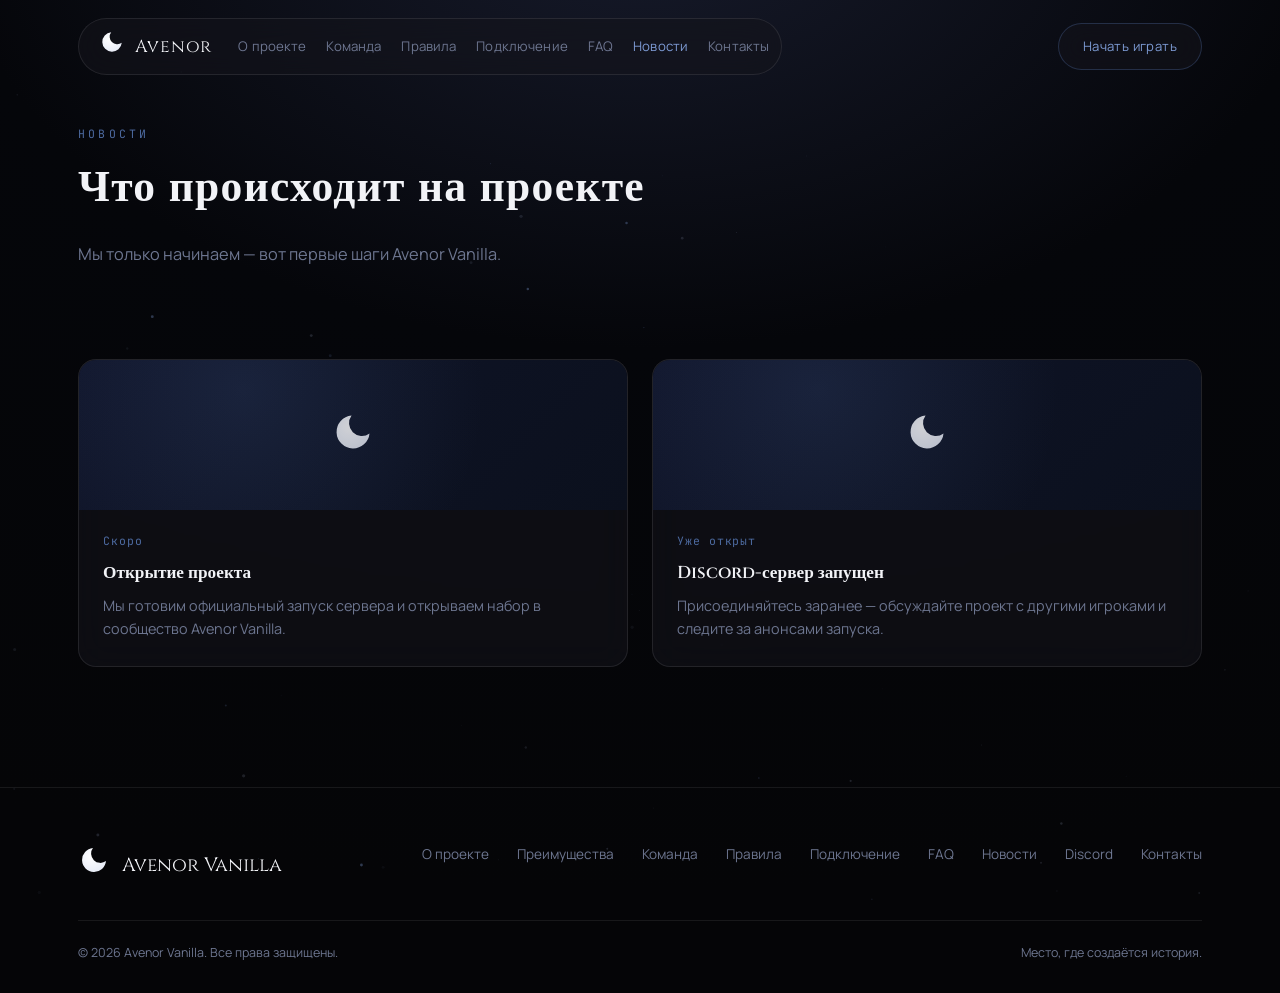
<file: news.html>
<!DOCTYPE html>
<html lang="ru">
<head>
<meta charset="UTF-8">
<meta name="viewport" content="width=device-width, initial-scale=1.0">
<title>Новости — Avenor Vanilla</title>
<meta name="description" content="Новости и первые шаги проекта Avenor Vanilla перед официальным открытием.">
<link rel="canonical" href="https://jaroslavmazura10-web.github.io/avenor-vanilla/news.html">

<!-- Open Graph / превью при отправке ссылки в Discord, соцсети, мессенджеры -->
<meta property="og:type" content="website">
<meta property="og:site_name" content="Avenor Vanilla">
<meta property="og:title" content="Новости — Avenor Vanilla">
<meta property="og:description" content="Новости и первые шаги проекта Avenor Vanilla перед официальным открытием.">
<meta property="og:image" content="https://jaroslavmazura10-web.github.io/avenor-vanilla/assets/images/og-image.png">
<meta property="og:image:width" content="1200">
<meta property="og:image:height" content="630">
<meta property="og:url" content="https://jaroslavmazura10-web.github.io/avenor-vanilla/news.html">
<meta property="og:locale" content="ru_RU">

<!-- Twitter Card (использует те же данные, что и Open Graph) -->
<meta name="twitter:card" content="summary_large_image">
<meta name="twitter:title" content="Новости — Avenor Vanilla">
<meta name="twitter:description" content="Новости и первые шаги проекта Avenor Vanilla перед официальным открытием.">
<meta name="twitter:image" content="https://jaroslavmazura10-web.github.io/avenor-vanilla/assets/images/og-image.png">

<!-- Шрифты: Cinzel (заголовки), Manrope (текст), JetBrains Mono (лейблы/эйброу) -->
<link rel="preconnect" href="https://fonts.googleapis.com">
<link rel="preconnect" href="https://fonts.gstatic.com" crossorigin>
<link href="https://fonts.googleapis.com/css2?family=Cinzel:wght@500;600;700&family=Manrope:wght@400;500;600;700&family=JetBrains+Mono:wght@400;500&display=swap" rel="stylesheet">

<link rel="stylesheet" href="style.css">

<!-- Favicon: SVG для современных браузеров + PNG-запасные варианты -->
<link rel="icon" href="assets/icons/emblem.svg" type="image/svg+xml">
<link rel="icon" href="assets/icons/favicon-32.png" type="image/png" sizes="32x32">
<link rel="apple-touch-icon" href="assets/icons/apple-touch-icon.png">
</head>
<body>

  <!-- Анимированный фон с частицами (рисуется в script.js) -->
  <canvas id="particles-canvas"></canvas>
  <!-- ================= НАВИГАЦИЯ ================= -->
  <header class="navbar" id="navbar">
    <div class="container nav-inner">

      <div class="nav-pill glass">
        <a href="index.html" class="logo">
          <span class="emblem-slot"></span>
          <span class="logo-text">Avenor</span>
        </a>

        <nav class="nav-links" id="navLinks">
          <a href="about.html">О проекте</a>
          <a href="team.html">Команда</a>
          <a href="rules.html">Правила</a>
          <a href="connect.html">Подключение</a>
          <a href="faq.html">FAQ</a>
          <a href="news.html" class="is-active">Новости</a>
          <a href="contacts.html">Контакты</a>
        </nav>
      </div>

      <div class="nav-side">
        <a href="https://discord.gg/6YBYCDbmkH" class="nav-cta" target="_blank" rel="noopener noreferrer">Начать играть</a>
        <a href="https://discord.gg/6YBYCDbmkH" class="nav-cta-icon" target="_blank" rel="noopener noreferrer" aria-label="Discord Avenor Vanilla">
          <svg viewBox="0 0 24 24" fill="none" stroke="currentColor" stroke-width="1.6"><path d="M21 11.5a8.5 8.5 0 0 1-12.4 7.6L3 20l1-5.4A8.5 8.5 0 1 1 21 11.5Z"/></svg>
        </a>
      </div>

    </div>
  </header>

  <section class="section page-hero-sm" id="page-top">
    <div class="container">
      <span class="eyebrow reveal">Новости</span>
      <h1 class="section-title reveal">Что происходит на проекте</h1>
      <p class="section-lead reveal">Мы только начинаем — вот первые шаги Avenor Vanilla.</p>
    </div>
  </section>

  <section class="section" id="news" style="padding-top:0;">
    <div class="container">
      <div class="news-grid">
        <article class="news-card glass reveal">
          <div class="news-thumb"><span class="emblem-slot"></span></div>
          <div class="news-body">
            <span class="news-date">Скоро</span>
            <h3>Открытие проекта</h3>
            <p>Мы готовим официальный запуск сервера и открываем набор в сообщество Avenor Vanilla.</p>
          </div>
        </article>
        <article class="news-card glass reveal">
          <div class="news-thumb"><span class="emblem-slot"></span></div>
          <div class="news-body">
            <span class="news-date">Уже открыт</span>
            <h3>Discord-сервер запущен</h3>
            <p>Присоединяйтесь заранее — обсуждайте проект с другими игроками и следите за анонсами запуска.</p>
          </div>
        </article>
      </div>
    </div>
  </section>

  <!-- ================= ПОДВАЛ ================= -->
  <footer>
    <div class="container">
      <div class="footer-top">
        <div class="footer-logo">
          <span class="emblem-slot"></span>
          Avenor Vanilla
        </div>
        <nav class="footer-nav">
          <a href="about.html">О проекте</a>
          <a href="about.html#advantages">Преимущества</a>
          <a href="team.html">Команда</a>
          <a href="rules.html">Правила</a>
          <a href="connect.html">Подключение</a>
          <a href="faq.html">FAQ</a>
          <a href="news.html">Новости</a>
          <a href="contacts.html#discord">Discord</a>
          <a href="contacts.html">Контакты</a>
        </nav>
      </div>
      <div class="footer-bottom">
        <span>© 2026 Avenor Vanilla. Все права защищены.</span>
        <span>Место, где создаётся история.</span>
      </div>
    </div>
  </footer>

  <script src="script.js"></script>
</body>
</html>
</file>
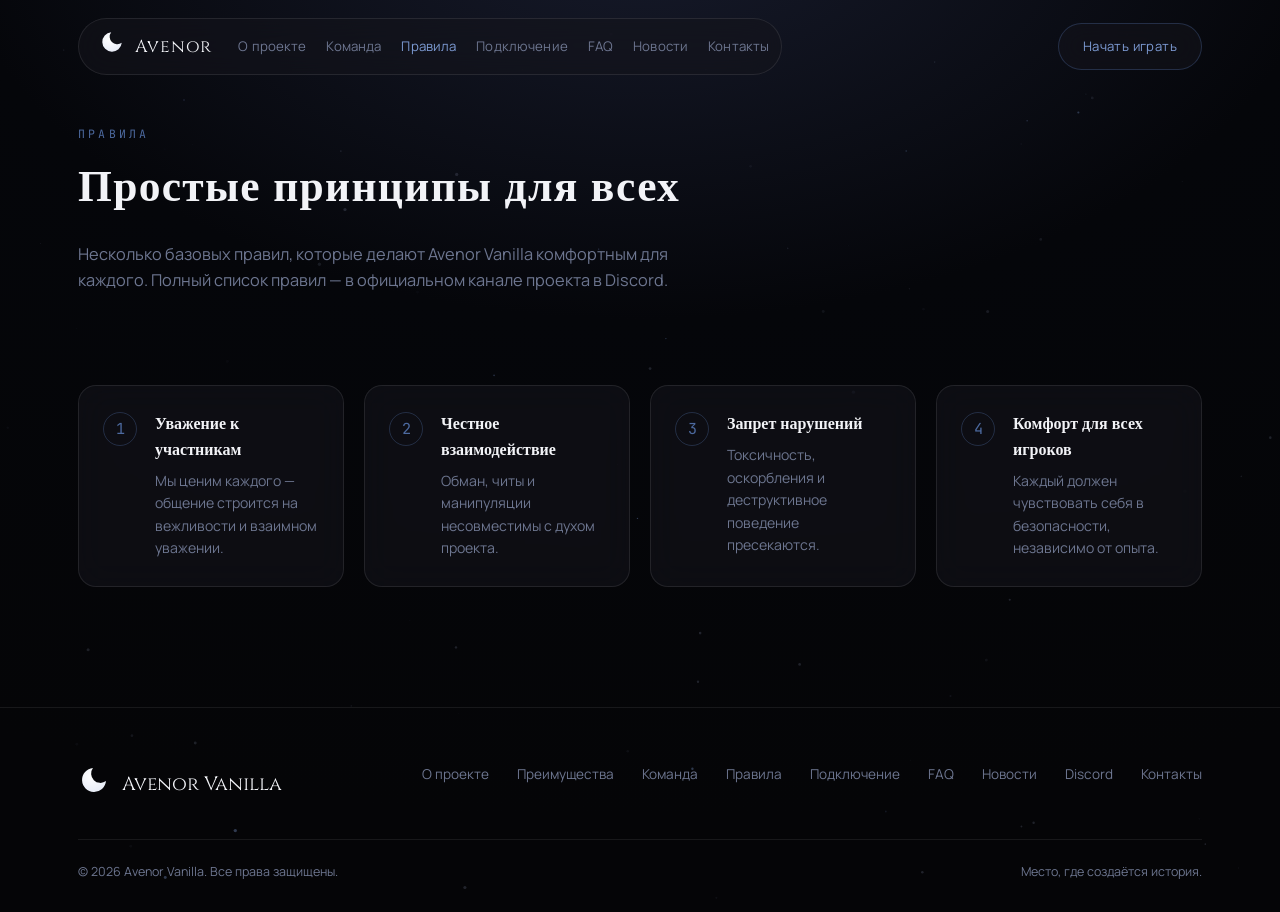
<file: rules.html>
<!DOCTYPE html>
<html lang="ru">
<head>
<meta charset="UTF-8">
<meta name="viewport" content="width=device-width, initial-scale=1.0">
<title>Правила — Avenor Vanilla</title>
<meta name="description" content="Простые правила Avenor Vanilla: уважение, честная игра и комфорт для всех участников.">
<link rel="canonical" href="https://jaroslavmazura10-web.github.io/avenor-vanilla/rules.html">

<!-- Open Graph / превью при отправке ссылки в Discord, соцсети, мессенджеры -->
<meta property="og:type" content="website">
<meta property="og:site_name" content="Avenor Vanilla">
<meta property="og:title" content="Правила — Avenor Vanilla">
<meta property="og:description" content="Простые правила Avenor Vanilla: уважение, честная игра и комфорт для всех участников.">
<meta property="og:image" content="https://jaroslavmazura10-web.github.io/avenor-vanilla/assets/images/og-image.png">
<meta property="og:image:width" content="1200">
<meta property="og:image:height" content="630">
<meta property="og:url" content="https://jaroslavmazura10-web.github.io/avenor-vanilla/rules.html">
<meta property="og:locale" content="ru_RU">

<!-- Twitter Card (использует те же данные, что и Open Graph) -->
<meta name="twitter:card" content="summary_large_image">
<meta name="twitter:title" content="Правила — Avenor Vanilla">
<meta name="twitter:description" content="Простые правила Avenor Vanilla: уважение, честная игра и комфорт для всех участников.">
<meta name="twitter:image" content="https://jaroslavmazura10-web.github.io/avenor-vanilla/assets/images/og-image.png">

<!-- Шрифты: Cinzel (заголовки), Manrope (текст), JetBrains Mono (лейблы/эйброу) -->
<link rel="preconnect" href="https://fonts.googleapis.com">
<link rel="preconnect" href="https://fonts.gstatic.com" crossorigin>
<link href="https://fonts.googleapis.com/css2?family=Cinzel:wght@500;600;700&family=Manrope:wght@400;500;600;700&family=JetBrains+Mono:wght@400;500&display=swap" rel="stylesheet">

<link rel="stylesheet" href="style.css">

<!-- Favicon: SVG для современных браузеров + PNG-запасные варианты -->
<link rel="icon" href="assets/icons/emblem.svg" type="image/svg+xml">
<link rel="icon" href="assets/icons/favicon-32.png" type="image/png" sizes="32x32">
<link rel="apple-touch-icon" href="assets/icons/apple-touch-icon.png">
</head>
<body>

  <!-- Анимированный фон с частицами (рисуется в script.js) -->
  <canvas id="particles-canvas"></canvas>
  <!-- ================= НАВИГАЦИЯ ================= -->
  <header class="navbar" id="navbar">
    <div class="container nav-inner">

      <div class="nav-pill glass">
        <a href="index.html" class="logo">
          <span class="emblem-slot"></span>
          <span class="logo-text">Avenor</span>
        </a>

        <nav class="nav-links" id="navLinks">
          <a href="about.html">О проекте</a>
          <a href="team.html">Команда</a>
          <a href="rules.html" class="is-active">Правила</a>
          <a href="connect.html">Подключение</a>
          <a href="faq.html">FAQ</a>
          <a href="news.html">Новости</a>
          <a href="contacts.html">Контакты</a>
        </nav>
      </div>

      <div class="nav-side">
        <a href="https://discord.gg/6YBYCDbmkH" class="nav-cta" target="_blank" rel="noopener noreferrer">Начать играть</a>
        <a href="https://discord.gg/6YBYCDbmkH" class="nav-cta-icon" target="_blank" rel="noopener noreferrer" aria-label="Discord Avenor Vanilla">
          <svg viewBox="0 0 24 24" fill="none" stroke="currentColor" stroke-width="1.6"><path d="M21 11.5a8.5 8.5 0 0 1-12.4 7.6L3 20l1-5.4A8.5 8.5 0 1 1 21 11.5Z"/></svg>
        </a>
      </div>

    </div>
  </header>

  <section class="section page-hero-sm" id="page-top">
    <div class="container">
      <span class="eyebrow reveal">Правила</span>
      <h1 class="section-title reveal">Простые принципы для всех</h1>
      <p class="section-lead reveal">Несколько базовых правил, которые делают Avenor Vanilla комфортным для каждого. Полный список правил — в официальном канале проекта в Discord.</p>
    </div>
  </section>

  <section class="section" id="rules" style="padding-top:0;">
    <div class="container">
      <div class="rules-grid">
        <div class="rule-item glass reveal">
          <span class="rule-num">1</span>
          <div><h4>Уважение к участникам</h4><p>Мы ценим каждого — общение строится на вежливости и взаимном уважении.</p></div>
        </div>
        <div class="rule-item glass reveal">
          <span class="rule-num">2</span>
          <div><h4>Честное взаимодействие</h4><p>Обман, читы и манипуляции несовместимы с духом проекта.</p></div>
        </div>
        <div class="rule-item glass reveal">
          <span class="rule-num">3</span>
          <div><h4>Запрет нарушений</h4><p>Токсичность, оскорбления и деструктивное поведение пресекаются.</p></div>
        </div>
        <div class="rule-item glass reveal">
          <span class="rule-num">4</span>
          <div><h4>Комфорт для всех игроков</h4><p>Каждый должен чувствовать себя в безопасности, независимо от опыта.</p></div>
        </div>
      </div>
    </div>
  </section>

  <!-- ================= ПОДВАЛ ================= -->
  <footer>
    <div class="container">
      <div class="footer-top">
        <div class="footer-logo">
          <span class="emblem-slot"></span>
          Avenor Vanilla
        </div>
        <nav class="footer-nav">
          <a href="about.html">О проекте</a>
          <a href="about.html#advantages">Преимущества</a>
          <a href="team.html">Команда</a>
          <a href="rules.html">Правила</a>
          <a href="connect.html">Подключение</a>
          <a href="faq.html">FAQ</a>
          <a href="news.html">Новости</a>
          <a href="contacts.html#discord">Discord</a>
          <a href="contacts.html">Контакты</a>
        </nav>
      </div>
      <div class="footer-bottom">
        <span>© 2026 Avenor Vanilla. Все права защищены.</span>
        <span>Место, где создаётся история.</span>
      </div>
    </div>
  </footer>

  <script src="script.js"></script>
</body>
</html>
</file>
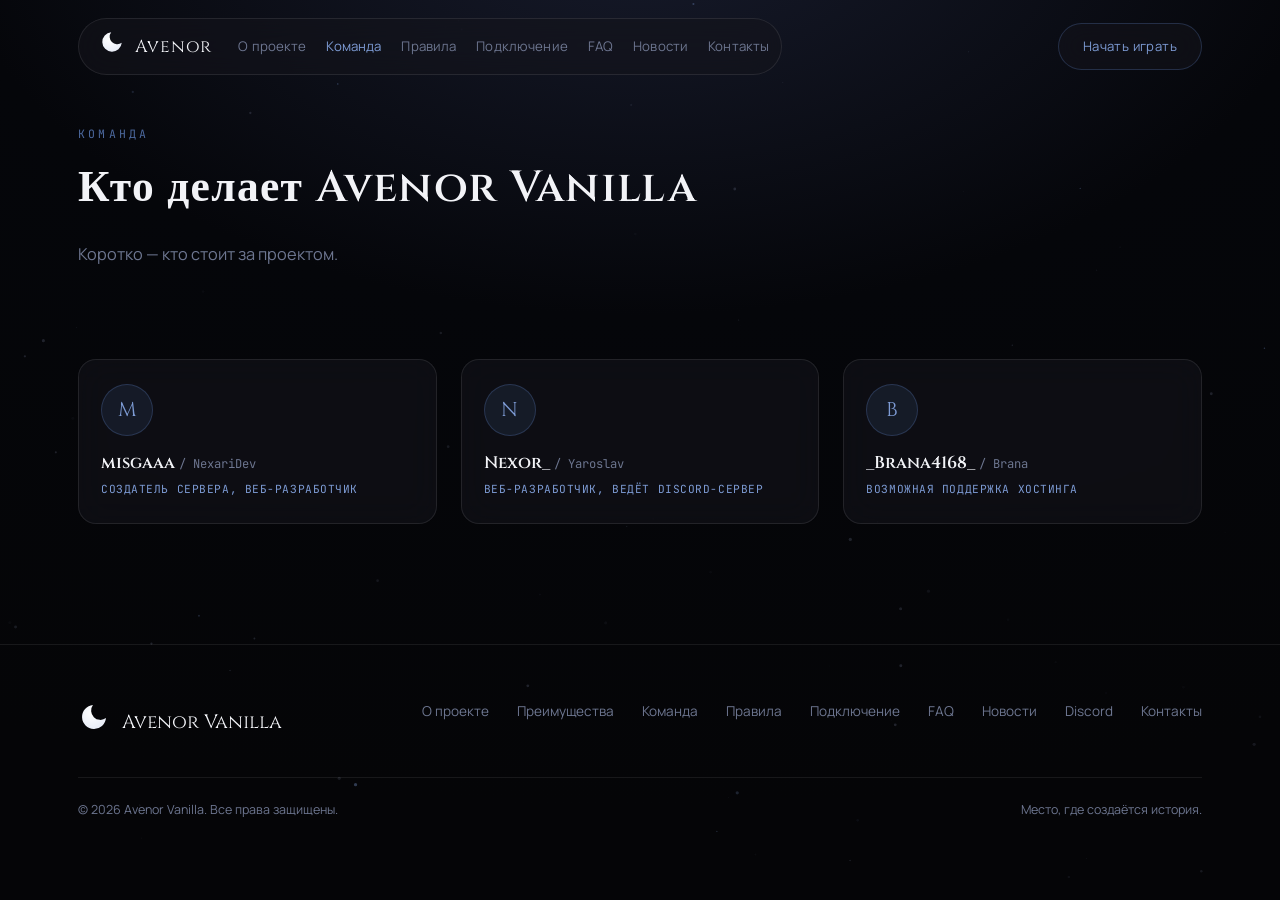
<file: team.html>
<!DOCTYPE html>
<html lang="ru">
<head>
<meta charset="UTF-8">
<meta name="viewport" content="width=device-width, initial-scale=1.0">
<title>Команда — Avenor Vanilla</title>
<meta name="description" content="Кто делает Avenor Vanilla: создатель сервера, веб-разработчик и поддержка хостинга.">
<link rel="canonical" href="https://jaroslavmazura10-web.github.io/avenor-vanilla/team.html">

<!-- Open Graph / превью при отправке ссылки в Discord, соцсети, мессенджеры -->
<meta property="og:type" content="website">
<meta property="og:site_name" content="Avenor Vanilla">
<meta property="og:title" content="Команда — Avenor Vanilla">
<meta property="og:description" content="Кто делает Avenor Vanilla: создатель сервера, веб-разработчик и поддержка хостинга.">
<meta property="og:image" content="https://jaroslavmazura10-web.github.io/avenor-vanilla/assets/images/og-image.png">
<meta property="og:image:width" content="1200">
<meta property="og:image:height" content="630">
<meta property="og:url" content="https://jaroslavmazura10-web.github.io/avenor-vanilla/team.html">
<meta property="og:locale" content="ru_RU">

<!-- Twitter Card (использует те же данные, что и Open Graph) -->
<meta name="twitter:card" content="summary_large_image">
<meta name="twitter:title" content="Команда — Avenor Vanilla">
<meta name="twitter:description" content="Кто делает Avenor Vanilla: создатель сервера, веб-разработчик и поддержка хостинга.">
<meta name="twitter:image" content="https://jaroslavmazura10-web.github.io/avenor-vanilla/assets/images/og-image.png">

<!-- Шрифты: Cinzel (заголовки), Manrope (текст), JetBrains Mono (лейблы/эйброу) -->
<link rel="preconnect" href="https://fonts.googleapis.com">
<link rel="preconnect" href="https://fonts.gstatic.com" crossorigin>
<link href="https://fonts.googleapis.com/css2?family=Cinzel:wght@500;600;700&family=Manrope:wght@400;500;600;700&family=JetBrains+Mono:wght@400;500&display=swap" rel="stylesheet">

<link rel="stylesheet" href="style.css">

<!-- Favicon: SVG для современных браузеров + PNG-запасные варианты -->
<link rel="icon" href="assets/icons/emblem.svg" type="image/svg+xml">
<link rel="icon" href="assets/icons/favicon-32.png" type="image/png" sizes="32x32">
<link rel="apple-touch-icon" href="assets/icons/apple-touch-icon.png">
</head>
<body>

  <!-- Анимированный фон с частицами (рисуется в script.js) -->
  <canvas id="particles-canvas"></canvas>
  <!-- ================= НАВИГАЦИЯ ================= -->
  <header class="navbar" id="navbar">
    <div class="container nav-inner">

      <div class="nav-pill glass">
        <a href="index.html" class="logo">
          <span class="emblem-slot"></span>
          <span class="logo-text">Avenor</span>
        </a>

        <nav class="nav-links" id="navLinks">
          <a href="about.html">О проекте</a>
          <a href="team.html" class="is-active">Команда</a>
          <a href="rules.html">Правила</a>
          <a href="connect.html">Подключение</a>
          <a href="faq.html">FAQ</a>
          <a href="news.html">Новости</a>
          <a href="contacts.html">Контакты</a>
        </nav>
      </div>

      <div class="nav-side">
        <a href="https://discord.gg/6YBYCDbmkH" class="nav-cta" target="_blank" rel="noopener noreferrer">Начать играть</a>
        <a href="https://discord.gg/6YBYCDbmkH" class="nav-cta-icon" target="_blank" rel="noopener noreferrer" aria-label="Discord Avenor Vanilla">
          <svg viewBox="0 0 24 24" fill="none" stroke="currentColor" stroke-width="1.6"><path d="M21 11.5a8.5 8.5 0 0 1-12.4 7.6L3 20l1-5.4A8.5 8.5 0 1 1 21 11.5Z"/></svg>
        </a>
      </div>

    </div>
  </header>

  <section class="section page-hero-sm" id="page-top">
    <div class="container">
      <span class="eyebrow reveal">Команда</span>
      <h1 class="section-title reveal">Кто делает Avenor Vanilla</h1>
      <p class="section-lead reveal">Коротко — кто стоит за проектом.</p>
    </div>
  </section>

  <section class="section" id="team" style="padding-top:0;">
    <div class="container">
      <div class="team-grid team-grid--compact">
        <div class="team-card glass reveal">
          <span class="team-avatar">M</span>
          <h3>misgaaa <span class="team-alias">/ NexariDev</span></h3>
          <span class="team-role">Создатель сервера, веб-разработчик</span>
        </div>
        <div class="team-card glass reveal">
          <span class="team-avatar">N</span>
          <h3>Nexor_ <span class="team-alias">/ Yaroslav</span></h3>
          <span class="team-role">Веб-разработчик, ведёт Discord-сервер</span>
        </div>
        <div class="team-card glass reveal">
          <span class="team-avatar">B</span>
          <h3>_Brana4168_ <span class="team-alias">/ Brana</span></h3>
          <span class="team-role">Возможная поддержка хостинга</span>
        </div>
      </div>
    </div>
  </section>

  <!-- ================= ПОДВАЛ ================= -->
  <footer>
    <div class="container">
      <div class="footer-top">
        <div class="footer-logo">
          <span class="emblem-slot"></span>
          Avenor Vanilla
        </div>
        <nav class="footer-nav">
          <a href="about.html">О проекте</a>
          <a href="about.html#advantages">Преимущества</a>
          <a href="team.html">Команда</a>
          <a href="rules.html">Правила</a>
          <a href="connect.html">Подключение</a>
          <a href="faq.html">FAQ</a>
          <a href="news.html">Новости</a>
          <a href="contacts.html#discord">Discord</a>
          <a href="contacts.html">Контакты</a>
        </nav>
      </div>
      <div class="footer-bottom">
        <span>© 2026 Avenor Vanilla. Все права защищены.</span>
        <span>Место, где создаётся история.</span>
      </div>
    </div>
  </footer>

  <script src="script.js"></script>
</body>
</html>
</file>
<file: style.css>
/* ==========================================================================
   AVENOR VANILLA — стили сайта
   Дизайн-токены: строго ночная палитра (чёрный/графит/тёмно-синий),
   без золота и серебра — холодный лунно-синий акцент, стекло, мягкое свечение
   ========================================================================== */

:root {
  /* --- Цвета фона (строго ночные оттенки, без золота и серебра) --- */
  --bg-void:    #05060a;   /* базовый чёрный */
  --bg-graphite:#10121a;   /* графитовый */
  --bg-navy:    #0b101d;   /* тёмно-синий */
  --bg-violet:  #10152a;   /* тёмно-синий с холодным фиолетовым отливом */

  /* --- Текст и холодный ночной акцент (вместо золота/серебра — приглушённый лунно-синий) --- */
  --text:      #c3cbe0;
  --text-dim:  #6d7690;
  --accent:        #4d6aa0;
  --accent-bright: #7d9bd4;

  /* --- Свечение --- */
  --glow-accent: rgba(77, 106, 160, 0.35);
  --glow-deep:   rgba(15, 22, 45, 0.55);

  /* --- Линии / стекло --- */
  --line:        rgba(255, 255, 255, 0.08);
  --glass-bg:    rgba(20, 20, 28, 0.55);
  --glass-brd:   rgba(255, 255, 255, 0.09);

  /* --- Типографика --- */
  --font-display: "Cinzel", serif;
  --font-body:    "Manrope", sans-serif;
  --font-mono:    "JetBrains Mono", monospace;

  --container: 1180px;
}

/* ---------- Сброс ---------- */
* { margin: 0; padding: 0; box-sizing: border-box; }

html { scroll-behavior: smooth; }

body {
  background: radial-gradient(120% 100% at 50% -10%, #171b2c 0%, var(--bg-void) 45%, #050507 100%);
  color: var(--text);
  font-family: var(--font-body);
  line-height: 1.6;
  overflow-x: hidden;
  min-height: 100vh;
}

a { color: inherit; text-decoration: none; }
ul { list-style: none; }
img { max-width: 100%; display: block; }
button { font-family: inherit; cursor: pointer; border: none; background: none; }

::selection { background: var(--glow-accent); color: #0a0a0f; }

/* Уважение к пользователям, предпочитающим меньше анимации */
@media (prefers-reduced-motion: reduce) {
  *, *::before, *::after {
    animation-duration: 0.001ms !important;
    animation-iteration-count: 1 !important;
    transition-duration: 0.001ms !important;
    scroll-behavior: auto !important;
  }
}

/* ---------- Фон с частицами (canvas) ---------- */
#particles-canvas {
  position: fixed;
  inset: 0;
  z-index: 0;
  pointer-events: none;
  opacity: 0.6;
}

/* ---------- Утилиты ---------- */
.container {
  max-width: var(--container);
  margin: 0 auto;
  padding: 0 28px;
}

.eyebrow {
  font-family: var(--font-mono);
  font-size: 0.72rem;
  letter-spacing: 0.28em;
  text-transform: uppercase;
  color: var(--accent);
  opacity: 0.85;
}

.section-title {
  font-family: var(--font-display);
  font-size: clamp(1.8rem, 3.4vw, 2.8rem);
  letter-spacing: 0.03em;
  color: #f2f3f7;
  margin: 14px 0 18px;
  font-weight: 600;
}

.section-lead {
  max-width: 620px;
  color: var(--text-dim);
  font-size: 1.02rem;
}

.section {
  position: relative;
  z-index: 1;
  padding: 120px 0;
  scroll-margin-top: 76px; /* компенсация высоты фиксированного меню при переходе по якорям */
}

/* Компактный заголовок вверху отдельных страниц (не главной) */
.page-hero-sm {
  padding-bottom: 46px;
}
.page-hero-sm .section-title { margin-top: 8px; }

/* Текущая страница подсвечивается в меню */
.nav-links a.is-active {
  color: var(--accent-bright);
}
.nav-links a.is-active::after { width: 100%; }

.divider {
  width: 64px;
  height: 1px;
  background: linear-gradient(90deg, var(--accent), transparent);
  margin: 22px 0 0;
}

/* Появление блоков при прокрутке */
.reveal {
  opacity: 0;
  transform: translateY(28px);
  transition: opacity 0.9s ease, transform 0.9s ease;
}
.reveal.is-visible {
  opacity: 1;
  transform: translateY(0);
}

/* ---------- Стеклянные панели (glassmorphism) ---------- */
.glass {
  background: var(--glass-bg);
  border: 1px solid var(--glass-brd);
  backdrop-filter: blur(16px);
  -webkit-backdrop-filter: blur(16px);
  border-radius: 18px;
}

/* ---------- Навигация ---------- */
.navbar {
  position: fixed;
  top: 0;
  left: 0;
  right: 0;
  z-index: 50;
  padding: 18px 0;
  transition: transform 0.4s ease;
}
/* Прячется при скролле вниз, появляется при скролле вверх (управляется в script.js) */
.navbar.nav-hidden {
  transform: translateY(-140%);
}

.nav-inner {
  display: flex;
  align-items: center;
  justify-content: space-between;
  gap: 14px;
}

/* "Таблетка" с логотипом и ссылками — вместо сплошной полосы на всю ширину */
.nav-pill {
  display: flex;
  align-items: center;
  gap: 26px;
  padding: 10px 12px 10px 20px;
  border-radius: 100px;
  min-width: 0;
}

.logo {
  display: flex;
  align-items: center;
  gap: 10px;
  font-family: var(--font-display);
  font-size: 1.1rem;
  letter-spacing: 0.05em;
  color: #f2f3f7;
  flex-shrink: 0;
}

.logo .emblem-svg { width: 26px; height: 26px; }

.nav-links {
  display: flex;
  gap: 20px;
  font-size: 0.83rem;
  letter-spacing: 0.01em;
  overflow-x: auto;
  scrollbar-width: none;
  -webkit-overflow-scrolling: touch;
  white-space: nowrap;
}
.nav-links::-webkit-scrollbar { display: none; }

.nav-links a {
  position: relative;
  color: var(--text-dim);
  transition: color 0.25s ease;
}
.nav-links a::after {
  content: "";
  position: absolute;
  left: 0; bottom: -6px;
  width: 0; height: 1px;
  background: var(--accent);
  transition: width 0.25s ease;
}
.nav-links a:hover { color: var(--text); }
.nav-links a:hover::after { width: 100%; }

.nav-side {
  display: flex;
  align-items: center;
  gap: 10px;
  flex-shrink: 0;
}

.nav-cta {
  display: inline-flex;
  align-items: center;
  gap: 8px;
  padding: 12px 24px;
  border-radius: 100px;
  border: 1px solid var(--glow-accent);
  background: var(--glass-bg);
  backdrop-filter: blur(14px);
  -webkit-backdrop-filter: blur(14px);
  color: var(--accent-bright);
  font-size: 0.82rem;
  letter-spacing: 0.03em;
  transition: box-shadow 0.3s ease, background 0.3s ease;
}
.nav-cta:hover {
  box-shadow: 0 0 22px var(--glow-accent);
  background: rgba(77, 106, 160, 0.12);
}

/* Иконка Discord — компактная замена CTA на узких экранах */
.nav-cta-icon {
  display: none;
  align-items: center;
  justify-content: center;
  width: 44px;
  height: 44px;
  border-radius: 50%;
  border: 1px solid var(--glow-accent);
  background: var(--glass-bg);
  backdrop-filter: blur(14px);
  -webkit-backdrop-filter: blur(14px);
  color: var(--accent-bright);
}
.nav-cta-icon svg { width: 20px; height: 20px; }

/* ---------- Герой ---------- */
.hero {
  position: relative;
  min-height: 100vh;
  display: flex;
  flex-direction: column;
  justify-content: center;
  padding-top: 96px;
  padding-bottom: 90px;
  z-index: 1;
}

.hero-grid {
  display: grid;
  grid-template-columns: 1.15fr 0.85fr;
  align-items: center;
  gap: 40px;
  width: 100%;
}

.hero-content { text-align: left; }

.hero-visual {
  position: relative;
  display: flex;
  align-items: center;
  justify-content: center;
  aspect-ratio: 1;
}

/* Декоративные орбиты вокруг луны — вместо иконки "в рамке" */
.orbit-ring {
  position: absolute;
  border: 1px solid var(--glass-brd);
  border-radius: 50%;
  width: 78%;
  height: 78%;
  animation: orbitSpin 60s linear infinite;
}
.orbit-ring::before {
  content: "";
  position: absolute;
  top: -2px;
  left: 50%;
  width: 4px;
  height: 4px;
  border-radius: 50%;
  background: var(--accent-bright);
  box-shadow: 0 0 8px var(--glow-accent);
}
.orbit-ring--inner {
  width: 56%;
  height: 56%;
  animation-duration: 40s;
  animation-direction: reverse;
  opacity: 0.6;
}
@keyframes orbitSpin { to { transform: rotate(360deg); } }

.hero-emblem {
  position: relative;
  width: 34%;
  aspect-ratio: 1;
  filter: drop-shadow(0 0 24px var(--glow-accent));
}

/* Появление эмблемы (полумесяца) при загрузке страницы */
.hero-emblem .emblem-svg {
  opacity: 0;
  transform: scale(0.85);
  animation: emblemIn 1s ease forwards;
}
@keyframes emblemIn { to { opacity: 1; transform: scale(1); } }

.launch-badge {
  display: inline-block;
  margin-bottom: 22px;
  padding: 8px 18px;
  border-radius: 100px;
  font-family: var(--font-mono);
  font-size: 0.7rem;
  letter-spacing: 0.12em;
  text-transform: uppercase;
  color: var(--accent-bright);
  border: 1px solid var(--glow-accent);
  background: var(--glass-bg);
  backdrop-filter: blur(10px);
  -webkit-backdrop-filter: blur(10px);
}

.hero h1 {
  font-family: var(--font-display);
  font-weight: 700;
  font-size: clamp(2.6rem, 6vw, 4.6rem);
  letter-spacing: 0.02em;
  color: #f5f6fa;
  text-shadow: 0 0 34px var(--glow-accent);
}

.hero .slogan {
  margin-top: 18px;
  font-family: var(--font-display);
  font-style: italic;
  font-size: clamp(1.05rem, 2vw, 1.35rem);
  color: var(--accent-bright);
  letter-spacing: 0.02em;
}

.hero p.desc {
  max-width: 520px;
  margin: 26px 0 0;
  color: var(--text-dim);
  font-size: 1.03rem;
}

.hero-actions {
  display: flex;
  align-items: center;
  gap: 16px;
  margin-top: 40px;
}

.btn-primary {
  display: inline-block;
  padding: 16px 42px;
  border-radius: 100px;
  font-size: 0.95rem;
  letter-spacing: 0.04em;
  color: #0c0c10;
  background: linear-gradient(120deg, var(--accent-bright), var(--accent));
  box-shadow: 0 0 40px var(--glow-accent);
  transition: transform 0.3s ease, box-shadow 0.3s ease;
}
.btn-primary:hover {
  transform: translateY(-2px);
  box-shadow: 0 0 56px var(--glow-accent);
}

.btn-ghost {
  display: inline-block;
  padding: 15px 34px;
  border-radius: 100px;
  border: 1px solid var(--glass-brd);
  color: var(--text);
  font-size: 0.95rem;
  transition: border-color 0.3s ease, color 0.3s ease;
}
.btn-ghost:hover {
  border-color: var(--accent);
  color: var(--accent-bright);
}

/* Честная сводка фактов — плавающая планка на стыке героя и следующей секции */
.hero-facts {
  margin: 64px auto 0;
  width: min(920px, calc(100% - 56px));
  display: grid;
  grid-template-columns: repeat(4, 1fr);
  padding: 26px 10px;
  z-index: 2;
}
.fact {
  text-align: center;
  padding: 0 18px;
  border-left: 1px solid var(--glass-brd);
}
.fact:first-child { border-left: none; }
.fact-label {
  display: block;
  font-family: var(--font-mono);
  font-size: 0.68rem;
  letter-spacing: 0.1em;
  text-transform: uppercase;
  color: var(--text-dim);
  margin-bottom: 8px;
}
.fact-value {
  display: block;
  font-family: var(--font-display);
  font-size: 1rem;
  color: #f2f3f7;
  line-height: 1.35;
}

/* ---------- О проекте ---------- */
.about-grid {
  display: grid;
  grid-template-columns: 1.1fr 0.9fr;
  gap: 60px;
  align-items: start;
  margin-top: 46px;
}

.values-list {
  display: flex;
  flex-direction: column;
  gap: 22px;
}

.value-item {
  display: flex;
  gap: 18px;
  padding: 20px 22px;
}

.value-mark {
  font-family: var(--font-mono);
  color: var(--accent);
  font-size: 0.8rem;
  letter-spacing: 0.1em;
  padding-top: 3px;
}

.value-item h3 {
  font-family: var(--font-display);
  font-size: 1.05rem;
  color: #f2f3f7;
  margin-bottom: 4px;
  font-weight: 600;
}

.value-item p { color: var(--text-dim); font-size: 0.92rem; }

/* ---------- Преимущества ---------- */
.cards-grid {
  display: grid;
  grid-template-columns: repeat(auto-fit, minmax(240px, 1fr));
  gap: 24px;
  margin-top: 46px;
}

.card {
  padding: 32px 26px;
  position: relative;
  overflow: hidden;
  transition: transform 0.35s ease, box-shadow 0.35s ease, border-color 0.35s ease;
}

.card::before {
  content: "";
  position: absolute;
  top: -40%;
  right: -30%;
  width: 220px;
  height: 220px;
  background: radial-gradient(circle, var(--glow-deep), transparent 70%);
  opacity: 0.6;
  pointer-events: none;
}

.card:hover {
  transform: translateY(-6px);
  border-color: var(--glow-accent);
  box-shadow: 0 18px 40px rgba(0,0,0,0.35), 0 0 30px var(--glow-accent);
}

.card .icon {
  width: 40px;
  height: 40px;
  margin-bottom: 18px;
  color: var(--accent);
}

.card h3 {
  font-family: var(--font-display);
  font-size: 1.1rem;
  color: #f2f3f7;
  margin-bottom: 8px;
  font-weight: 600;
}
.card p { color: var(--text-dim); font-size: 0.9rem; }

/* ---------- Правила ---------- */
.rules-grid {
  display: grid;
  grid-template-columns: repeat(auto-fit, minmax(260px, 1fr));
  gap: 20px;
  margin-top: 46px;
}

.rule-item {
  padding: 26px 24px;
  display: flex;
  gap: 18px;
  align-items: flex-start;
}

.rule-num {
  font-family: var(--font-mono);
  font-size: 0.95rem;
  color: var(--accent);
  border: 1px solid var(--glow-accent);
  width: 34px; height: 34px;
  min-width: 34px;
  border-radius: 50%;
  display: flex;
  align-items: center;
  justify-content: center;
}

.rule-item h4 {
  font-family: var(--font-display);
  font-size: 1rem;
  color: #f2f3f7;
  margin-bottom: 6px;
  font-weight: 600;
}
.rule-item p { color: var(--text-dim); font-size: 0.88rem; }

/* ---------- Новости ---------- */
.news-grid {
  display: grid;
  grid-template-columns: repeat(auto-fit, minmax(280px, 1fr));
  gap: 24px;
  margin-top: 46px;
}

.news-card {
  overflow: hidden;
  display: flex;
  flex-direction: column;
}

.news-thumb {
  height: 150px;
  background: linear-gradient(135deg, var(--bg-violet), var(--bg-navy));
  position: relative;
  display: flex;
  align-items: center;
  justify-content: center;
}
.news-thumb::after {
  content: "";
  position: absolute; inset: 0;
  background: radial-gradient(circle at 30% 20%, var(--glow-accent), transparent 60%);
  opacity: 0.5;
}
.news-thumb .emblem-svg { width: 44px; height: 44px; opacity: 0.8; position: relative; z-index: 1; }

.news-body { padding: 22px 24px 26px; flex: 1; display: flex; flex-direction: column; }
.news-date {
  font-family: var(--font-mono);
  font-size: 0.72rem;
  color: var(--accent);
  letter-spacing: 0.08em;
}
.news-body h3 {
  font-family: var(--font-display);
  font-size: 1.08rem;
  color: #f2f3f7;
  margin: 8px 0 8px;
  font-weight: 600;
}
.news-body p { color: var(--text-dim); font-size: 0.9rem; flex: 1; }

/* ---------- Discord ---------- */
.discord-panel {
  margin-top: 46px;
  padding: 56px 48px;
  text-align: center;
  position: relative;
  overflow: hidden;
}
.discord-panel::before {
  content: "";
  position: absolute; inset: -40% -20%;
  background: radial-gradient(circle, var(--glow-deep), transparent 65%);
  opacity: 0.7;
}
.discord-panel > * { position: relative; z-index: 1; }
.discord-panel h3 {
  font-family: var(--font-display);
  font-size: clamp(1.4rem, 3vw, 2rem);
  color: #f2f3f7;
  margin: 10px 0 12px;
  font-weight: 600;
}
.discord-panel p { color: var(--text-dim); max-width: 480px; margin: 0 auto; }
.discord-panel .btn-primary { margin-top: 32px; }

/* ---------- Команда ---------- */
.team-grid {
  display: grid;
  grid-template-columns: repeat(auto-fit, minmax(240px, 1fr));
  gap: 24px;
  margin-top: 46px;
}

.team-card {
  padding: 32px 26px;
  transition: transform 0.35s ease, border-color 0.35s ease;
}
.team-card:hover {
  transform: translateY(-6px);
  border-color: var(--glow-accent);
}

.team-avatar {
  display: inline-flex;
  align-items: center;
  justify-content: center;
  width: 52px;
  height: 52px;
  border-radius: 50%;
  background: rgba(77, 106, 160, 0.15);
  border: 1px solid var(--glow-accent);
  color: var(--accent-bright);
  font-family: var(--font-display);
  font-size: 1.25rem;
  margin-bottom: 18px;
}

.team-card h3 {
  font-family: var(--font-display);
  font-size: 1.05rem;
  color: #f2f3f7;
  margin-bottom: 6px;
  font-weight: 600;
}
.team-alias {
  font-family: var(--font-mono);
  font-size: 0.76rem;
  color: var(--text-dim);
  font-weight: 400;
  letter-spacing: 0;
}
.team-role {
  display: block;
  font-family: var(--font-mono);
  font-size: 0.7rem;
  letter-spacing: 0.05em;
  text-transform: uppercase;
  color: var(--accent-bright);
  margin-bottom: 12px;
}
.team-card p { color: var(--text-dim); font-size: 0.9rem; }

/* ---------- FAQ ---------- */
.faq-list {
  display: flex;
  flex-direction: column;
  gap: 14px;
  margin-top: 46px;
  max-width: 760px;
}

.faq-item {
  padding: 4px 26px;
  transition: border-color 0.3s ease;
}
.faq-item[open] { border-color: var(--glow-accent); }

.faq-item summary {
  cursor: pointer;
  list-style: none;
  display: flex;
  align-items: center;
  justify-content: space-between;
  gap: 16px;
  padding: 18px 0;
  font-family: var(--font-display);
  font-size: 1rem;
  font-weight: 600;
  color: #f2f3f7;
}
.faq-item summary::-webkit-details-marker { display: none; }
.faq-item summary::after {
  content: "+";
  flex-shrink: 0;
  font-family: var(--font-mono);
  font-size: 1.2rem;
  color: var(--accent-bright);
  transition: transform 0.3s ease;
}
.faq-item[open] summary::after { transform: rotate(45deg); }

.faq-item p {
  color: var(--text-dim);
  font-size: 0.92rem;
  padding: 0 0 20px;
}

/* ---------- Ссылка-переход в отдельный канал Discord ---------- */
.channel-callout {
  margin-top: 28px;
  padding: 26px 30px;
  display: flex;
  align-items: center;
  justify-content: space-between;
  gap: 24px;
  flex-wrap: wrap;
}
.channel-callout p {
  margin-top: 8px;
  color: var(--text-dim);
  font-size: 0.92rem;
  max-width: 520px;
}
.channel-callout .btn-ghost { margin: 0; flex-shrink: 0; }

/* ---------- Компактная сетка команды (без длинного описания) ---------- */
.team-grid--compact .team-card {
  padding: 24px 22px;
}
.team-grid--compact .team-avatar { margin-bottom: 14px; }
.team-grid--compact h3 { margin-bottom: 4px; }
.team-grid--compact .team-role { margin-bottom: 0; }

/* ---------- Заметка о необязательных модах ---------- */
.mods-note {
  margin-top: 40px;
  padding: 30px 34px;
  line-height: 1.7;
}
.mods-note .eyebrow { display: block; }
.mods-note p {
  margin-top: 12px;
  color: var(--text-dim);
  font-size: 0.95rem;
  max-width: 720px;
}
.mods-note strong { color: var(--accent-bright); font-weight: 600; }

/* ---------- Контакты ---------- */
.contacts-grid {
  display: grid;
  grid-template-columns: repeat(auto-fit, minmax(220px, 1fr));
  gap: 20px;
  margin-top: 46px;
}
.contact-item {
  padding: 24px;
  display: flex;
  align-items: center;
  gap: 14px;
  transition: border-color 0.3s ease;
}
.contact-item:hover { border-color: var(--glow-accent); }
.contact-item .icon { width: 22px; height: 22px; color: var(--accent); }
.contact-item .label { font-size: 0.72rem; color: var(--text-dim); letter-spacing: 0.05em; }
.contact-item .value { font-family: var(--font-display); font-size: 0.98rem; color: #f2f3f7; }

/* ---------- Подвал ---------- */
footer {
  position: relative;
  z-index: 1;
  border-top: 1px solid var(--line);
  padding: 56px 0 30px;
}
.footer-top {
  display: flex;
  justify-content: space-between;
  flex-wrap: wrap;
  gap: 32px;
  padding-bottom: 34px;
  border-bottom: 1px solid var(--line);
}
.footer-logo {
  display: flex;
  align-items: center;
  gap: 12px;
  font-family: var(--font-display);
  font-size: 1.2rem;
  color: #f2f3f7;
}
.footer-logo .emblem-svg { width: 32px; height: 32px; }
.footer-nav {
  display: flex;
  gap: 28px;
  flex-wrap: wrap;
  font-size: 0.85rem;
  color: var(--text-dim);
}
.footer-nav a:hover { color: var(--accent-bright); }
.footer-bottom {
  padding-top: 22px;
  display: flex;
  justify-content: space-between;
  flex-wrap: wrap;
  gap: 10px;
  font-size: 0.78rem;
  color: var(--text-dim);
}

/* ==========================================================================
   Адаптивность
   ========================================================================== */
@media (max-width: 900px) {
  .about-grid { grid-template-columns: 1fr; gap: 40px; }

  .hero-grid { grid-template-columns: 1fr; text-align: center; }
  .hero-content { text-align: center; }
  .hero-visual { order: -1; width: 58%; margin: 0 auto 12px; }
  .hero p.desc { margin-left: auto; margin-right: auto; }
  .hero-actions { justify-content: center; flex-wrap: wrap; }

  .hero-facts { grid-template-columns: repeat(2, 1fr); row-gap: 18px; }
  .fact:nth-child(3) { border-left: none; }
}

@media (max-width: 720px) {
  .nav-cta { display: none; }
  .nav-cta-icon { display: inline-flex; }

  .nav-pill { gap: 14px; padding: 8px 8px 8px 16px; max-width: calc(100vw - 90px); }
  .nav-links { gap: 16px; }

  .section { padding: 84px 0; }
}

@media (max-width: 460px) {
  .logo-text { display: none; } /* оставляем только луну, без текста "Avenor", когда совсем тесно */
  .nav-pill { max-width: calc(100vw - 76px); }
}
</file>
